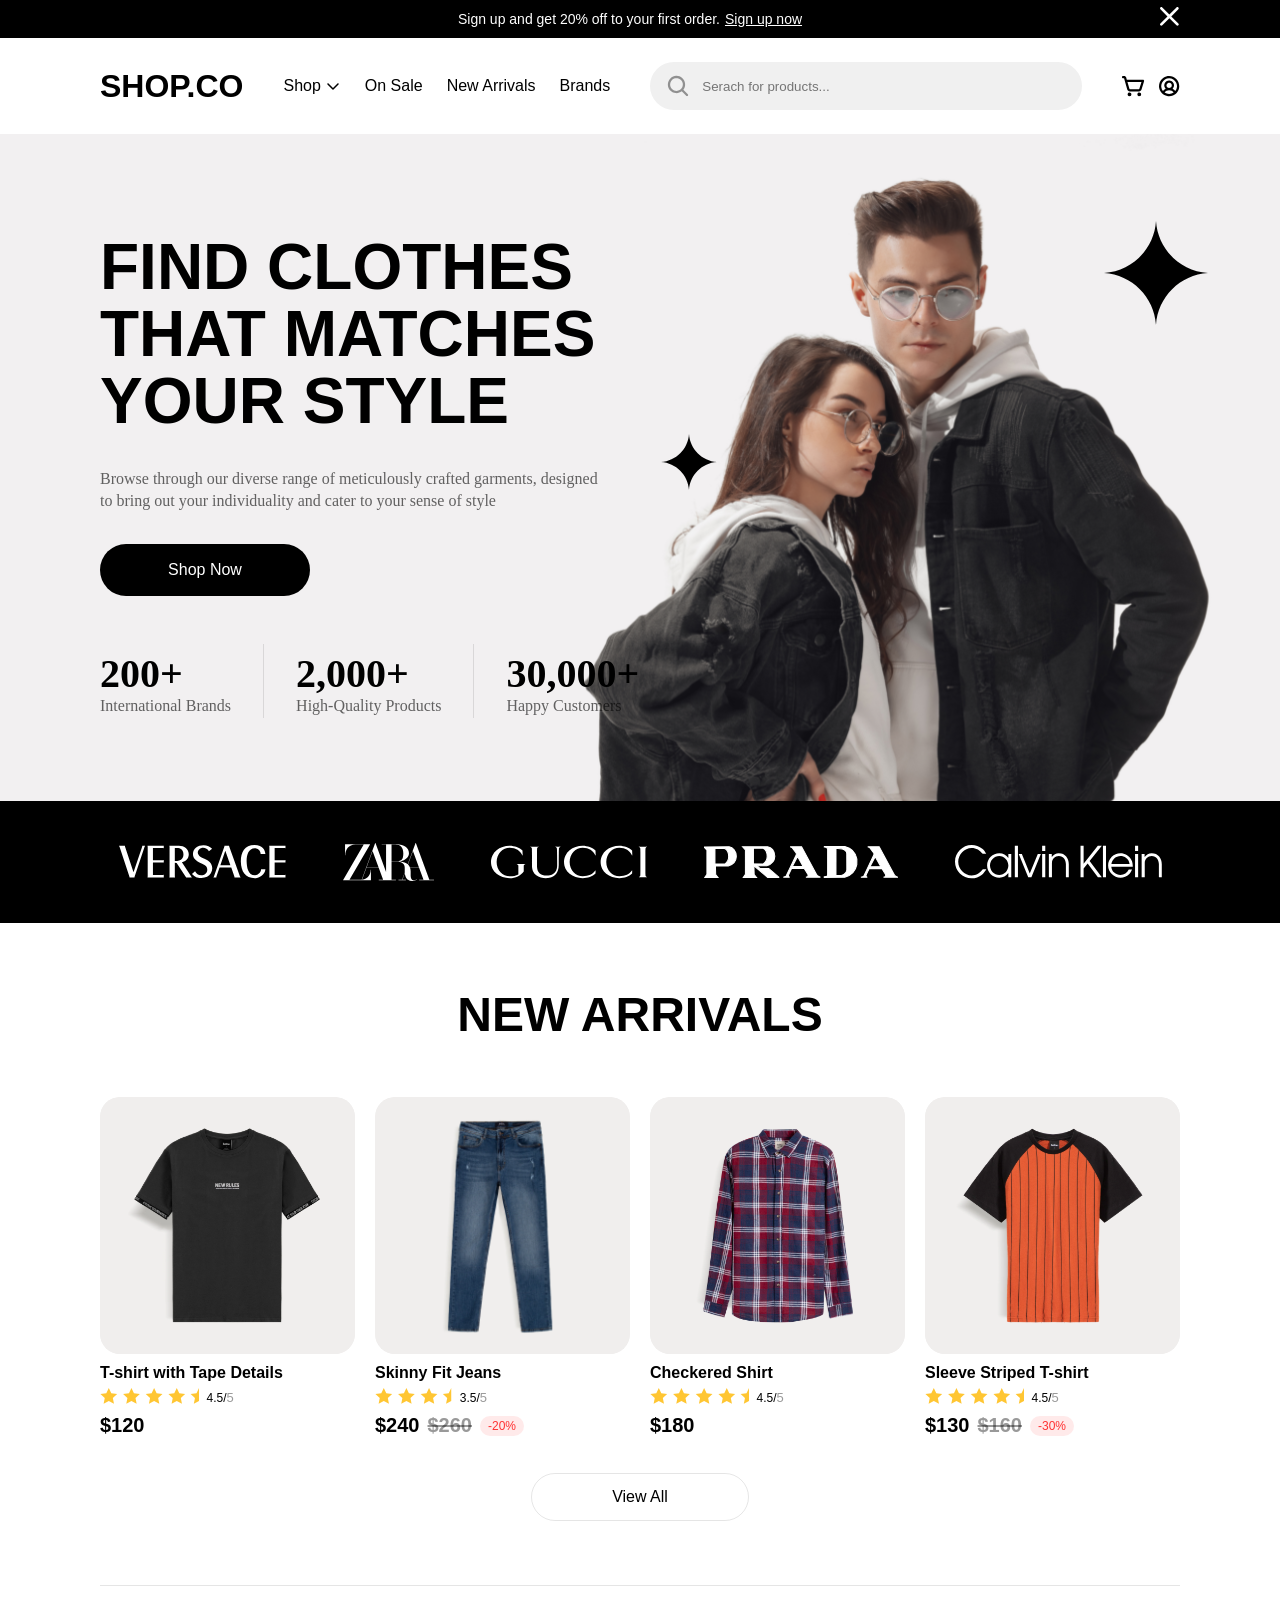
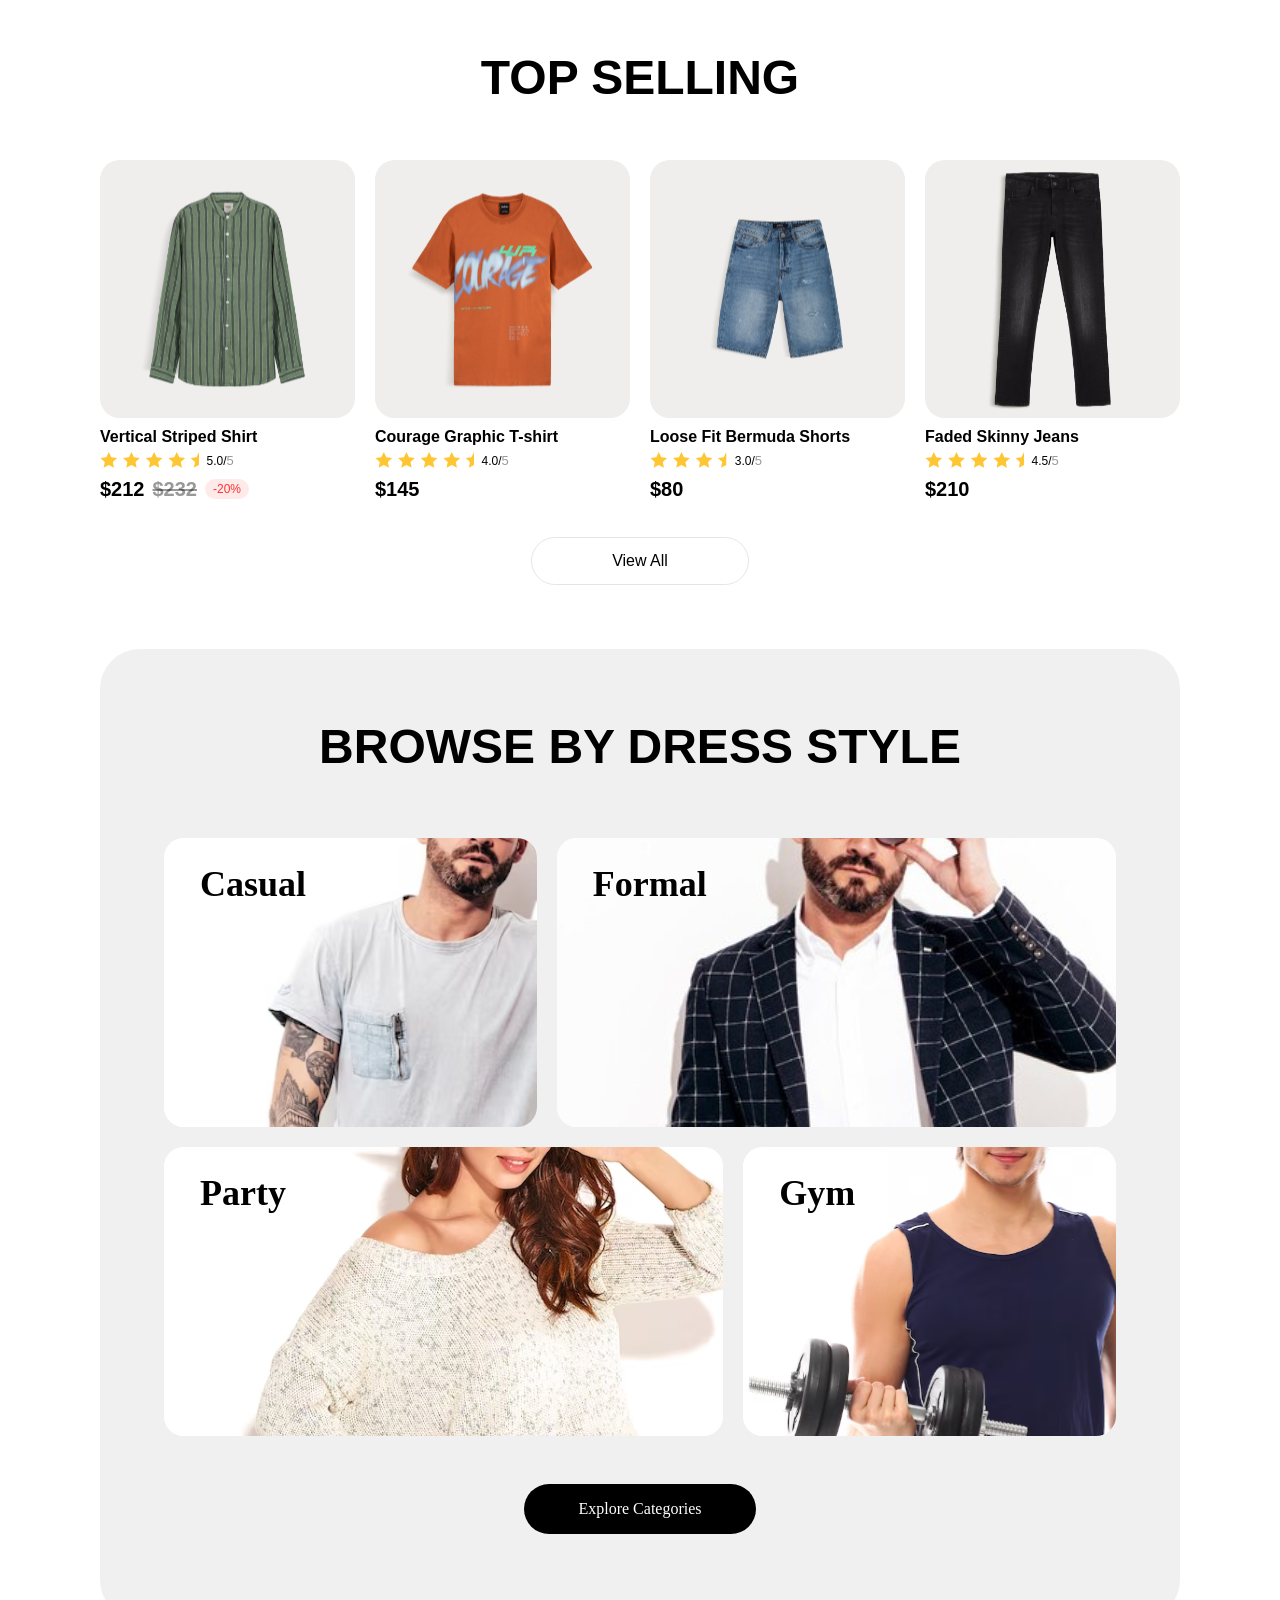
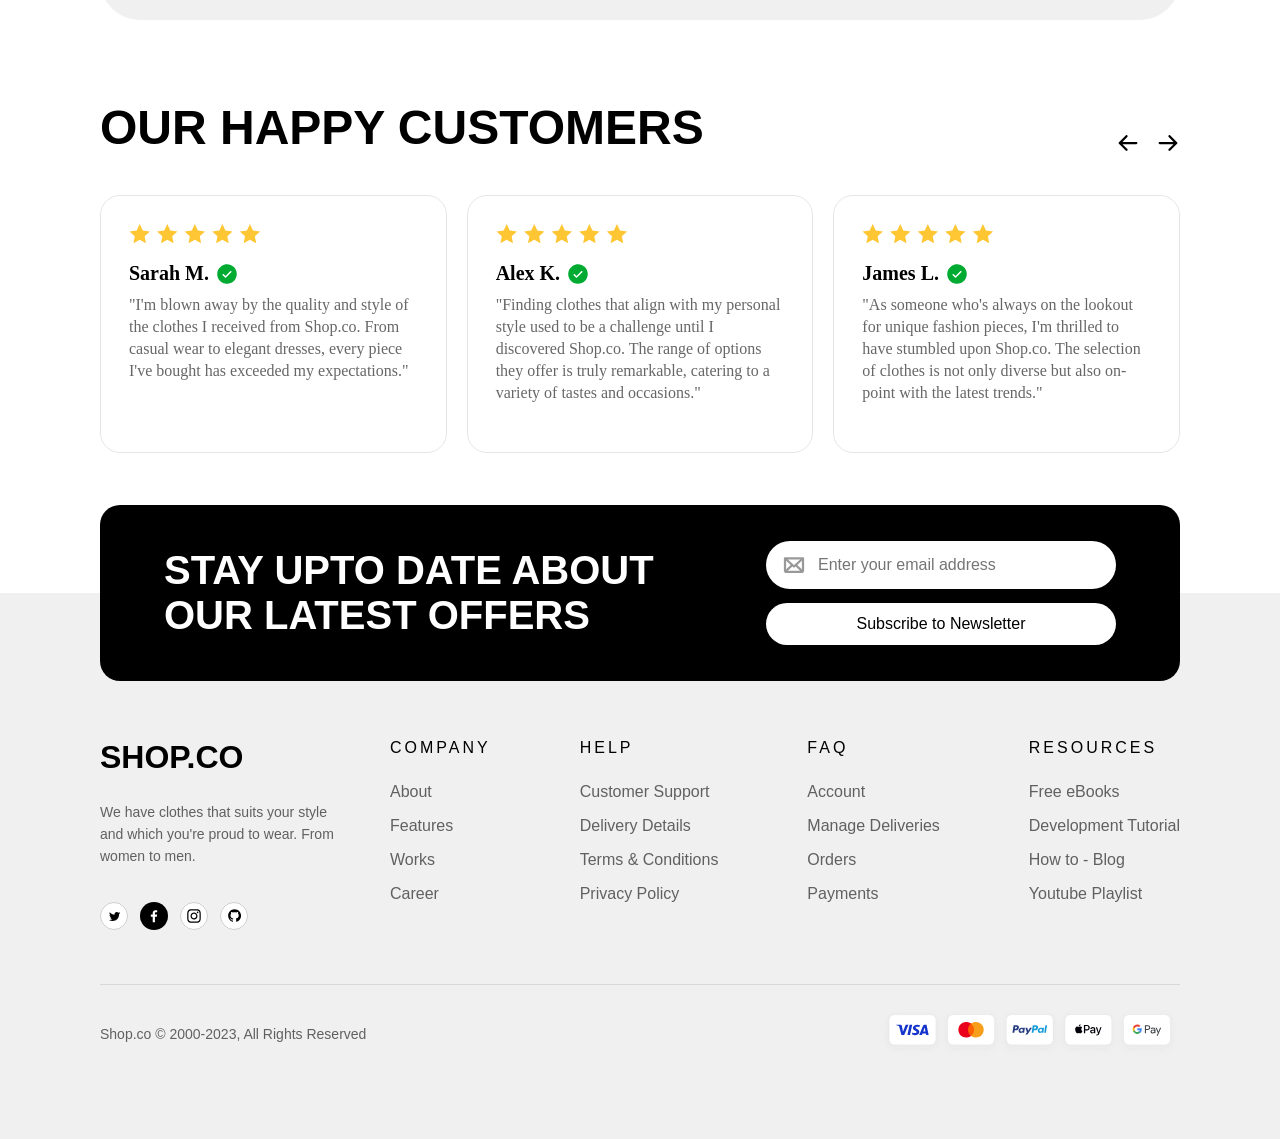
<file: index.html>
<!DOCTYPE html>
<html lang="en">

<head>
    <meta charset="UTF-8">
    <meta name="viewport" content="width=device-width, initial-scale=1.0">
    <title>ShopCo</title>

    <!-- Fonts -->
    <link href="https://fonts.cdnfonts.com/css/satoshi" rel="stylesheet">

    <link href="https://db.onlinewebfonts.com/c/f1fcc5aed1e20fc0cdb9f8a7573625bd?family=Integral+CF+Regular"
        rel="stylesheet">

    <!-- CSS -->
    <link rel="stylesheet" href="style.css">
</head>

<body>

    <!-- Offerbar -->
    <section class="offer-bar">
        <div class="offer-space"></div>

        <div class="offer-text satoshi">
            <p>
                Sign up and get 20% off to your first order.
            </p>
            <a href="#">
                Sign up now
            </a>
        </div>

        <div class="offer-close">
            <img src="Icons/cross.svg" alt="">
        </div>
    </section>

    <!-- Navbar -->
    <nav class="nav-bar">

        <div>
            <img src="Icons/menu.svg" alt="">
        </div>

        <div class="integral-cf">
            <a href="index.html" style="text-decoration:none;color:black;"><p>SHOP.CO</p></a>
        </div>

        <div class="satoshi">
            <ul>
                <li>Shop <img src="Icons/arrow-down.svg" alt=""></li>
                <li>On Sale</li>
                <li>New Arrivals</li>
                <li>Brands</li>
            </ul>
        </div>

        <div class="search-bar">
            <form>
                <img src="Icons/serach.svg" alt="">
                <input type="text" placeholder="Serach for products...">
            </form>
        </div>

        <div>
            <img class="search-mobile" src="Icons/search-mobile.svg" alt="">
            <a href="cart.html">
                <img src="Icons/cart.svg" alt="Cart">
            </a>
            <img src="Icons/profile.svg" alt="">
        </div>
    </nav>

    <!-- Banner -->
    <section class="banner">

        <div>

            <div class="banner-text">
                <h1 class="integral-cf">FIND CLOTHES <br>
                    THAT MATCHES <br>
                    YOUR STYLE
                </h1>
                <p>
                    Browse through our diverse range of meticulously crafted garments, designed <br>
                    to bring out your
                    individuality and cater to your sense of style
                </p>
                <button>
                    Shop Now
                </button>
            </div>

            <div class="banner-counter">
                <ul>
                    <li>
                        <h1>200+</h1>
                        <p>International Brands</p>
                    </li>
                    <li>
                        <img src="Icons/line.svg" alt="">
                    </li>
                    <li>
                        <h1>2,000+</h1>
                        <p>High-Quality Products</p>
                    </li>
                    <li>
                        <img src="Icons/line.svg" alt="">
                    </li>
                    <li>
                        <h1>30,000+</h1>
                        <p>Happy Customers</p>
                    </li>
                </ul>
            </div>

        </div>
        <div class="stars">
            <div>
                <img class="starOne" src="Icons/star-sm.svg" alt="">
            </div>
            <div>
                <img class="starTwo" src="Icons/star-lg.svg" alt="">
            </div>
        </div>
    </section>

    <!-- Brand Ribon -->
    <section class="ribon">
        <img src="Icons/versace-logo.svg" alt="">
        <img src="Icons/zara-logo.svg" alt="">
        <img src="Icons/gucci-logo.svg" alt="">
        <img src="Icons/prada-logo.svg" alt="">
        <img src="Icons/calvin-logo.svg" alt="">
    </section>

    <!-- New Arrivals -->
    <section class="new-arrivals">

        <h2 class="integral-cf">
            NEW ARRIVALS
        </h2>

        <!-- Product Grid -->
        <div class="product-grid">

            <!-- Product 1 -->
            <div class="product-new">
                <div class="product-image">
                    <a href="detail.html">
                        <img src="Icons/t-shirt.svg" alt="T-shirt with Tape Details">
                    </a>
                </div>

                <h6 class="product-name">T-shirt with Tape Details</h6>

                <div class="product-rating">
                    <img src="Icons/star-4-5.svg" alt="">
                    <small>4.5/<span>5</span></small>
                </div>

                <div class="product-price">
                    <span>$120</span>
                </div>
            </div>


            <!-- Product 2 -->
            <div class="product-new">
                <div class="product-image">
                    <a href="detail.html">
                        <img src="Icons/jeans.svg" alt="Skinny Fit Jeans">
                    </a>
                </div>

                <h6 class="product-name">Skinny Fit Jeans</h6>

                <div class="product-rating">
                    <img src="Icons/star-3-5.svg" alt="">
                    <small>3.5/<span>5</span></small>
                </div>

                <div class="product-price">
                    <span>$240</span>
                    <del>$260</del>
                    <small class="discount">-20%</small>
                </div>
            </div>


            <!-- Product 3 -->
            <div class="product-new">
                <div class="product-image">
                    <a href="detail.html">
                        <img src="Icons/shirt.svg" alt="Checkered Shirt">
                    </a>
                </div>

                <h6 class="product-name">Checkered Shirt</h6>

                <div class="product-rating">
                    <img src="Icons/star-4-5.svg" alt="">
                    <small>4.5/<span>5</span></small>
                </div>

                <div class="product-price">
                    <span>$180</span>
                </div>
            </div>


            <!-- Product 4 -->
            <div class="product-new">
                <div class="product-image">
                    <a href="detail.html">
                        <img src="Icons/t-shirt-two.svg" alt="Sleeve Striped T-shirt">
                    </a>
                </div>

                <h6 class="product-name">Sleeve Striped T-shirt</h6>

                <div class="product-rating">
                    <img src="Icons/star-4-5.svg" alt="">
                    <small>4.5/<span>5</span></small>
                </div>

                <div class="product-price">
                    <span>$130</span>
                    <del>$160</del>
                    <small class="discount">-30%</small>
                </div>
            </div>

        </div>

        <div>
            <a href="#" class="view-all-btn">View All</a>
        </div>

        <hr class="section-divider">
    </section>
 
    <!-- Top Selling -->
    <section class="top-selling">

        <h2 class="integral-cf">
            TOP SELLING
        </h2>

        <!-- Product Grid -->
        <div class="product-grid">

            <!-- Product 1 -->
            <div class="product-new">
                <div class="product-image">
                    <a href="detail.html">
                        <img src="Icons/green-shirt.svg" alt="Vertical Striped Shirt">
                    </a>
                </div>

                <h6 class="product-name">Vertical Striped Shirt</h6>

                <div class="product-rating">
                    <img src="Icons/star-4-5.svg" alt="">
                    <small>5.0/<span>5</span></small>
                </div>

                <div class="product-price">
                    <span>$212</span>
                    <del>$232</del>
                    <small class="discount">-20%</small>
                </div>
            </div>


            <!-- Product 2 -->
            <div class="product-new">
                <div class="product-image">
                    <a href="detail.html">
                        <img src="Icons/orange-t-shirt.svg" alt="Courage Graphic T-shirt">
                    </a>
                </div>

                <h6 class="product-name">Courage Graphic T-shirt</h6>

                <div class="product-rating">
                    <img src="Icons/star-4-5.svg" alt="">
                    <small>4.0/<span>5</span></small>
                </div>

                <div class="product-price">
                    <span>$145</span>
                </div>
            </div>


            <!-- Product 3 -->
            <div class="product-new">
                <div class="product-image">
                    <a href="detail.html">
                        <img src="Icons/blue-jeans.svg" alt="Loose Fit Bermuda Shorts">
                    </a>
                </div>

                <h6 class="product-name">Loose Fit Bermuda Shorts</h6>

                <div class="product-rating">
                    <img src="Icons/star-3-5.svg" alt="">
                    <small>3.0/<span>5</span></small>
                </div>

                <div class="product-price">
                    <span>$80</span>
                </div>
            </div>


            <!-- Product 4 -->
            <div class="product-new">
                <div class="product-image">
                    <a href="detail.html">
                        <img src="Icons/black-pant.svg" alt="Faded Skinny Jeans">
                    </a>
                </div>

                <h6 class="product-name">Faded Skinny Jeans</h6>

                <div class="product-rating">
                    <img src="Icons/star-4-5.svg" alt="">
                    <small>4.5/<span>5</span></small>
                </div>

                <div class="product-price">
                    <span>$210</span>
                </div>
            </div>

        </div>

        <div>
            <a href="#" class="view-all-btn">View All</a>
        </div>

    </section>

    <!-- Browse by Dress Style -->
    <section class="dress-style">
        <div class="dress-style-box">
            <h2 class="integral-cf">BROWSE BY DRESS STYLE</h2>

            <div class="style-row">
                <div class="style-card style-casual">
                    <h3>Casual</h3>
                    <img src="Icons/casual.svg" alt="Casual">
                </div>
                <div class="style-card style-formal">
                    <h3>Formal</h3>
                    <img src="Icons/party.svg" alt="Formal">
                </div>
            </div>

            <div class="style-row">
                <div class="style-card style-party">
                    <h3>Party</h3>
                    <img src="Icons/formal.svg" alt="Party">
                </div>
                <div class="style-card style-gym">
                    <h3>Gym</h3>
                    <img src="Icons/gym.svg" alt="Gym">
                </div>
            </div>

            <div class="dress-style-btn">
                <a href="category.html" class="explore-btn">Explore Categories</a>
            </div>

        </div>
    </section>

    <!-- Happy Customers -->
    <section class="happy-customers">
        <div class="customers-header">
            <h2 class="integral-cf">OUR HAPPY CUSTOMERS</h2>

            <div class="customers-arrows">
                <button type="button" class="arrow-btn">
                    <img src="Icons/arrow-rightt.svg" alt="Previous">
                </button>
                <button type="button" class="arrow-btn">
                    <img src="Icons/arrow-left.svg" alt="Next">
                </button>
            </div>
        </div>

        <div class="customers-grid">
            <!-- Review 1 -->
            <div class="review-card">
                <div class="review-stars">
                    <img src="Icons/star-5.svg" alt="5 stars">
                </div>
                <div class="reviewer-name">
                    <h4>Sarah M.</h4>
                    <img src="Icons/verified.svg" alt="Verified">
                </div>
                <p class="review-text">
                    "I'm blown away by the quality and style of the clothes I received from Shop.co. From casual wear to elegant dresses, every piece I've bought has exceeded my expectations."
                </p>
            </div>

            <!-- Review 2 -->
            <div class="review-card customer-card-desktop">
                <div class="review-stars">
                    <img src="Icons/star-5.svg" alt="5 stars">
                </div>
                <div class="reviewer-name">
                    <h4>Alex K.</h4>
                    <img src="Icons/verified.svg" alt="Verified">
                </div>
                <p class="review-text">
                    "Finding clothes that align with my personal style used to be a challenge until I discovered Shop.co. The range of options they offer is truly remarkable, catering to a variety of tastes and occasions."
                </p>
            </div>

            <!-- Review 3 -->
            <div class="review-card customer-card-desktop">
                <div class="review-stars">
                    <img src="Icons/star-5.svg" alt="5 stars">
                </div>
                <div class="reviewer-name">
                    <h4>James L.</h4>
                    <img src="Icons/verified.svg" alt="Verified">
                </div>
                <p class="review-text">
                    "As someone who's always on the lookout for unique fashion pieces, I'm thrilled to have stumbled upon Shop.co. The selection of clothes is not only diverse but also on-point with the latest trends."
                </p>
            </div>
        </div>
    </section>

    <!-- Footer -->
    <footer class="footer">

        <!-- Newsletter -->
        <div class="newsletter">
            <h2 class="integral-cf">STAY UPTO DATE ABOUT OUR LATEST OFFERS</h2>

            <form>
                <div>
                    <img src="Icons/email.svg" alt="">
                    <input type="email" placeholder="Enter your email address">
                </div>
                <button type="submit">Subscribe to Newsletter</button>
            </form>
        </div>

        <!-- Footer Main -->
        <div class="footer-main">

            <div class="footer-brand">
                <h2 class="integral-cf">SHOP.CO</h2>
                <p>We have clothes that suits your style and which you're proud to wear. From women to men.</p>
                <img src="Icons/social.svg" alt="Social Media">
            </div>

            <div class="footer-links">
                <div>
                    <h4>COMPANY</h4>
                    <ul>
                        <li><a href="#">About</a></li>
                        <li><a href="#">Features</a></li>
                        <li><a href="#">Works</a></li>
                        <li><a href="#">Career</a></li>
                    </ul>
                </div>

                <div>
                    <h4>HELP</h4>
                    <ul>
                        <li><a href="#">Customer Support</a></li>
                        <li><a href="#">Delivery Details</a></li>
                        <li><a href="#">Terms & Conditions</a></li>
                        <li><a href="#">Privacy Policy</a></li>
                    </ul>
                </div>

                <div>
                    <h4>FAQ</h4>
                    <ul>
                        <li><a href="#">Account</a></li>
                        <li><a href="#">Manage Deliveries</a></li>
                        <li><a href="#">Orders</a></li>
                        <li><a href="#">Payments</a></li>
                    </ul>
                </div>

                <div>
                    <h4>RESOURCES</h4>
                    <ul>
                        <li><a href="#">Free eBooks</a></li>
                        <li><a href="#">Development Tutorial</a></li>
                        <li><a href="#">How to - Blog</a></li>
                        <li><a href="#">Youtube Playlist</a></li>
                    </ul>
                </div>
            </div>

        </div>

        <hr>

        <!-- Footer Bottom -->
        <div class="footer-bottom">
            <p>Shop.co © 2000-2023, All Rights Reserved</p>
            <img src="Icons/payment-gateway.svg" alt="Payment Methods">
        </div>

    </footer>

</body>

</html>
</file>
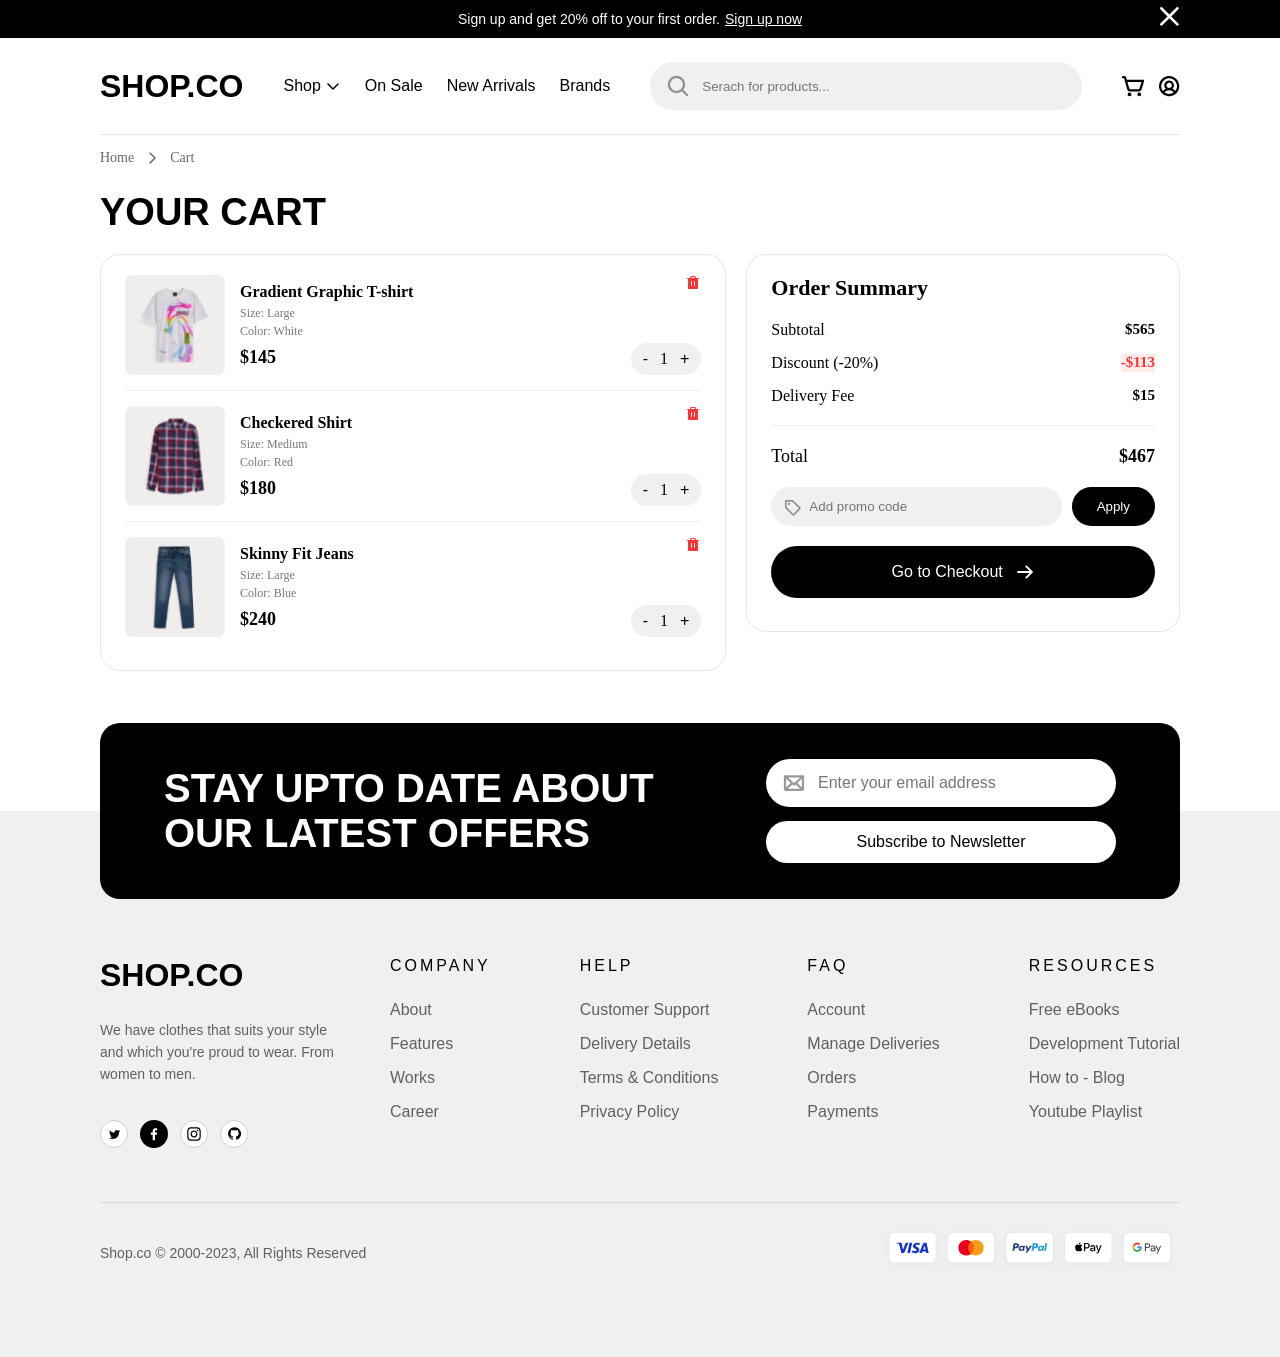
<file: cart.html>
<!DOCTYPE html>
<html lang="en">

<head>
    <meta charset="UTF-8">
    <meta name="viewport" content="width=device-width, initial-scale=1.0">
    <title>ShopCo</title>

    <!-- Fonts -->
    <link href="https://fonts.cdnfonts.com/css/satoshi" rel="stylesheet">

    <link href="https://db.onlinewebfonts.com/c/f1fcc5aed1e20fc0cdb9f8a7573625bd?family=Integral+CF+Regular"
        rel="stylesheet">

    <!-- CSS -->
    <link rel="stylesheet" href="style.css">
</head>

<body>
    <!-- Offerbar -->
    <section class="offer-bar">
        <div class="offer-space"></div>

        <div class="offer-text satoshi">
            <p>
                Sign up and get 20% off to your first order.
            </p>
            <a href="#">
                Sign up now
            </a>
        </div>

        <div class="offer-close">
            <img src="Icons/cross.svg" alt="">
        </div>
    </section>

    <!-- Navbar -->
    <nav class="nav-bar">

        <div>
            <img src="Icons/menu.svg" alt="">
        </div>

        <div class="integral-cf">
            <a href="index.html" style="text-decoration:none;color:black;"><p>SHOP.CO</p></a>
        </div>

        <div class="satoshi">
            <ul>
                <li>Shop <img src="Icons/arrow-down.svg" alt=""></li>
                <li>On Sale</li>
                <li>New Arrivals</li>
                <li>Brands</li>
            </ul>
        </div>

        <div class="search-bar">
            <form>
                <img src="Icons/serach.svg" alt="">
                <input type="text" placeholder="Serach for products...">
            </form>
        </div>

        <div>
            <img class="search-mobile" src="Icons/search-mobile.svg" alt="">
            <a href="cart.html">
                <img src="Icons/cart.svg" alt="Cart">
            </a>
            <img src="Icons/profile.svg" alt="">
        </div>
    </nav>


    <!-- Cart Section -->
    <section class="cart">

        <p class="breadcrumb">
            <a href="#">Home</a>
            <img src="Icons/arrow-right.svg" alt="">
            <span>Cart</span>
        </p>

        <h1 class="integral-cf">YOUR CART</h1>

        <div class="cart-content">

            <!-- Cart Items -->
            <div class="cart-items">

                <!-- Product 1 -->
                <div class="cart-item">

                    <img class="product-img" src="Icons/multi-color-t-shirt.svg" alt="T-shirt">

                    <div class="item-info">
                        <h4>Gradient Graphic T-shirt</h4>
                        <p>Size: <span>Large</span></p>
                        <p>Color: <span>White</span></p>
                        <h3>$145</h3>
                    </div>

                    <div class="item-action">
                        <img class="delete" src="Icons/delete.svg" alt="Delete">

                        <div class="quantity">
                            <button>-</button>
                            <span>1</span>
                            <button>+</button>
                        </div>
                    </div>

                </div>


                <!-- Product 2 -->
                <div class="cart-item">

                    <img class="product-img" src="Icons/shirt.svg" alt="Shirt">

                    <div class="item-info">
                        <h4>Checkered Shirt</h4>
                        <p>Size: <span>Medium</span></p>
                        <p>Color: <span>Red</span></p>
                        <h3>$180</h3>
                    </div>

                    <div class="item-action">
                        <img class="delete" src="Icons/delete.svg" alt="Delete">

                        <div class="quantity">
                            <button>-</button>
                            <span>1</span>
                            <button>+</button>
                        </div>
                    </div>

                </div>


                <!-- Product 3 -->
                <div class="cart-item">

                    <img class="product-img" src="Icons/jeans.svg" alt="Jeans">

                    <div class="item-info">
                        <h4>Skinny Fit Jeans</h4>
                        <p>Size: <span>Large</span></p>
                        <p>Color: <span>Blue</span></p>
                        <h3>$240</h3>
                    </div>

                    <div class="item-action">
                        <img class="delete" src="Icons/delete.svg" alt="Delete">

                        <div class="quantity">
                            <button>-</button>
                            <span>1</span>
                            <button>+</button>
                        </div>
                    </div>

                </div>

            </div>


            <!-- Order Summary -->
            <div class="order-summary">

                <h3>Order Summary</h3>

                <div class="summary-row">
                    <p>Subtotal</p>
                    <strong>$565</strong>
                </div>

                <div class="summary-row">
                    <p>Discount (-20%)</p>
                    <strong class="discount">-$113</strong>
                </div>

                <div class="summary-row">
                    <p>Delivery Fee</p>
                    <strong>$15</strong>
                </div>

                <hr>

                <div class="summary-row total">
                    <p>Total</p>
                    <strong>$467</strong>
                </div>

                <div class="promo">

                    <div>
                        <img src="Icons/price-tag.svg" alt=""> 
                        <input type="text" placeholder="Add promo code">
                    </div>

                    <button>Apply</button>

                </div>

                <button class="checkout">
                    Go to Checkout <span><img src="Icons/arrow-left.svg" alt=""></span>
                </button>

            </div>

        </div>

    </section>


    <!-- Footer -->
    <footer class="footer">

        <!-- Newsletter -->
        <div class="newsletter">
            <h2 class="integral-cf">STAY UPTO DATE ABOUT OUR LATEST OFFERS</h2>

            <form>
                <div>
                    <img src="Icons/email.svg" alt="">
                    <input type="email" placeholder="Enter your email address">
                </div>
                <button type="submit">Subscribe to Newsletter</button>
            </form>
        </div>

        <!-- Footer Main -->
        <div class="footer-main">

            <div class="footer-brand">
                <h2 class="integral-cf">SHOP.CO</h2>
                <p>We have clothes that suits your style and which you're proud to wear. From women to men.</p>
                <img src="Icons/social.svg" alt="Social Media">
            </div>

            <div class="footer-links">
                <div>
                    <h4>COMPANY</h4>
                    <ul>
                        <li><a href="#">About</a></li>
                        <li><a href="#">Features</a></li>
                        <li><a href="#">Works</a></li>
                        <li><a href="#">Career</a></li>
                    </ul>
                </div>

                <div>
                    <h4>HELP</h4>
                    <ul>
                        <li><a href="#">Customer Support</a></li>
                        <li><a href="#">Delivery Details</a></li>
                        <li><a href="#">Terms & Conditions</a></li>
                        <li><a href="#">Privacy Policy</a></li>
                    </ul>
                </div>

                <div>
                    <h4>FAQ</h4>
                    <ul>
                        <li><a href="#">Account</a></li>
                        <li><a href="#">Manage Deliveries</a></li>
                        <li><a href="#">Orders</a></li>
                        <li><a href="#">Payments</a></li>
                    </ul>
                </div>

                <div>
                    <h4>RESOURCES</h4>
                    <ul>
                        <li><a href="#">Free eBooks</a></li>
                        <li><a href="#">Development Tutorial</a></li>
                        <li><a href="#">How to - Blog</a></li>
                        <li><a href="#">Youtube Playlist</a></li>
                    </ul>
                </div>
            </div>

        </div>

        <hr>

        <!-- Footer Bottom -->
        <div class="footer-bottom">
            <p>Shop.co © 2000-2023, All Rights Reserved</p>
            <img src="Icons/payment-gateway.svg" alt="Payment Methods">
        </div>

    </footer>

</body>

</html>
</file>
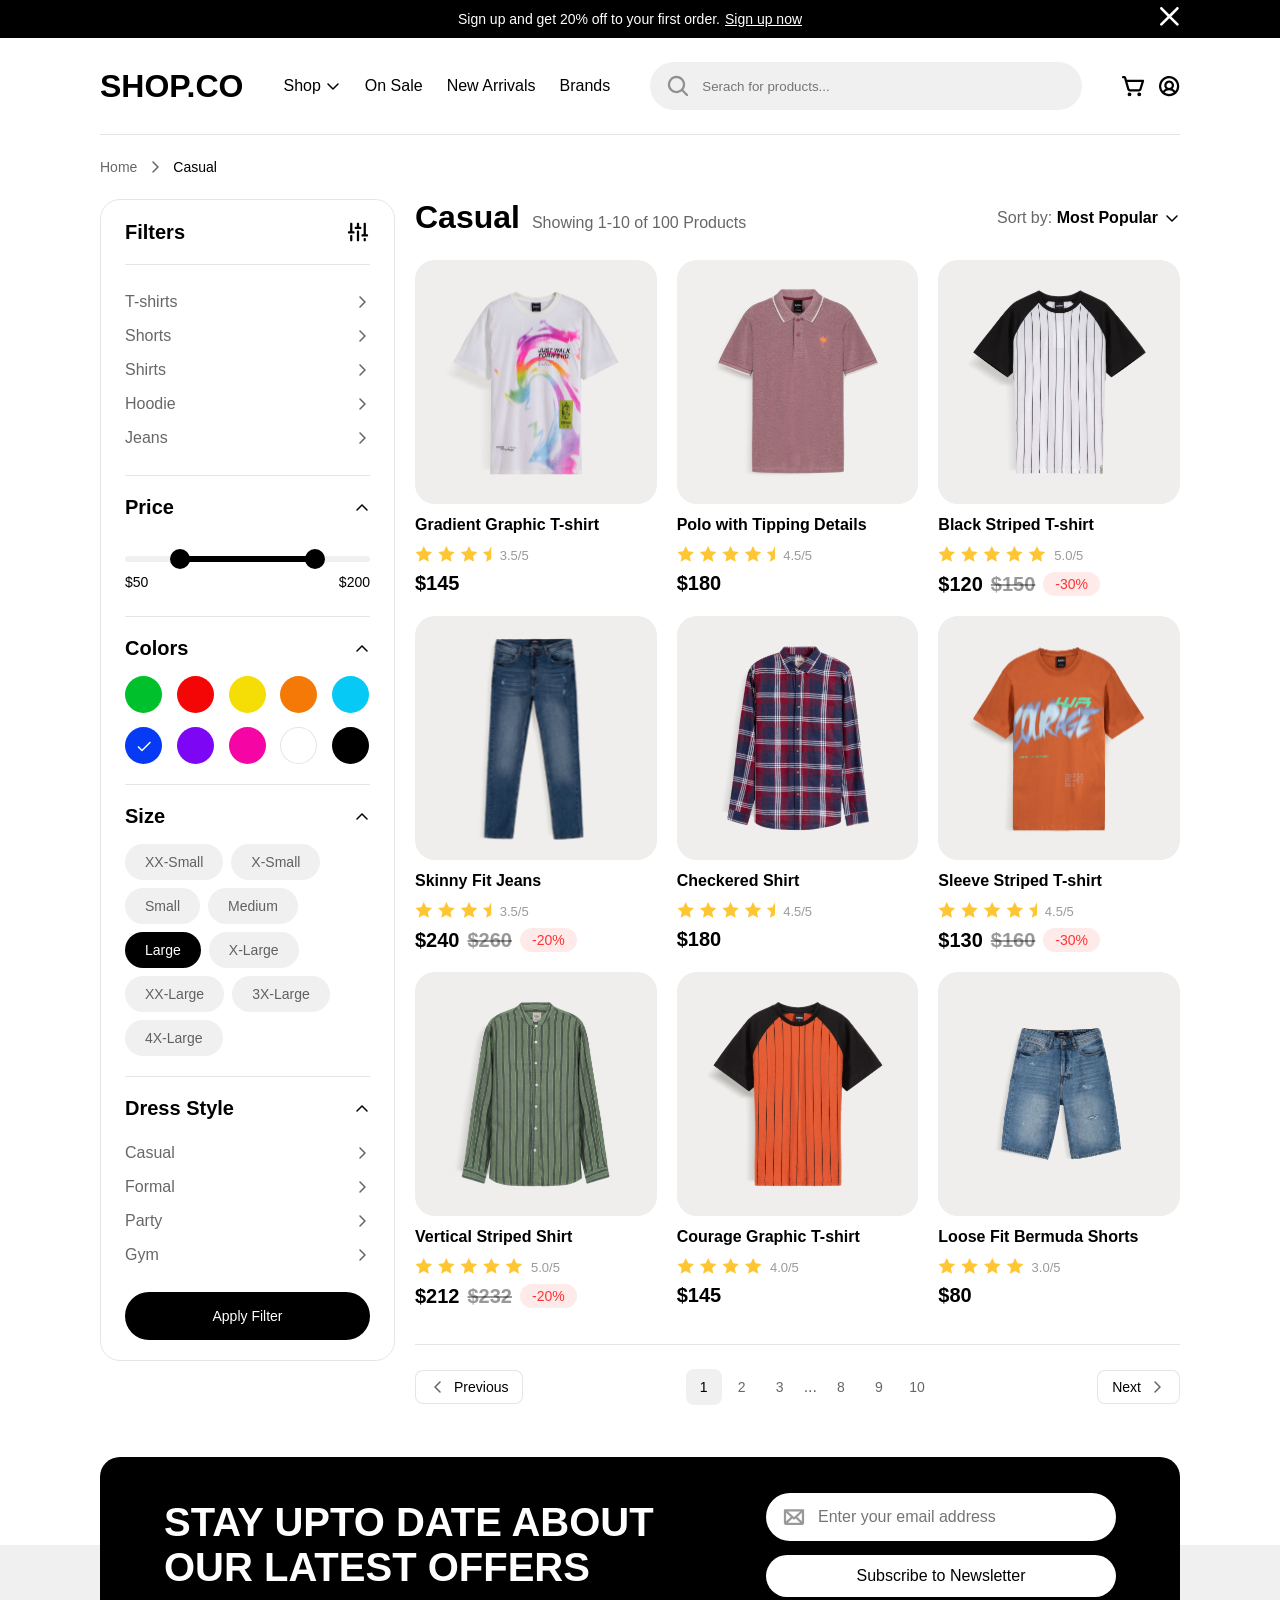
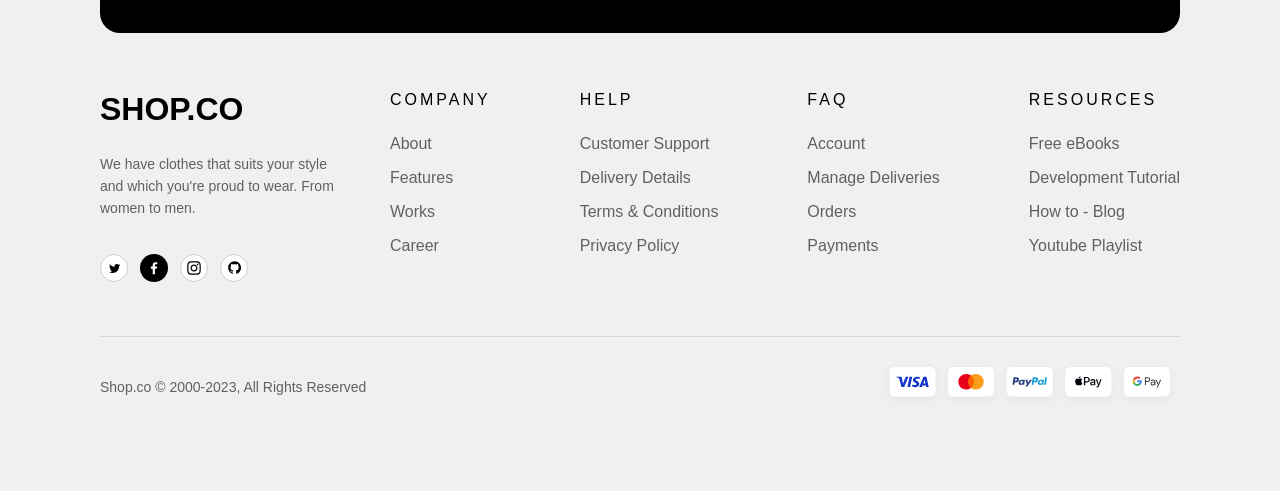
<file: category.html>
<!DOCTYPE html>
<html lang="en">

<head>
    <meta charset="UTF-8">
    <meta name="viewport" content="width=device-width, initial-scale=1.0">
    <title>ShopCo</title>

    <!-- Fonts -->
    <link href="https://fonts.cdnfonts.com/css/satoshi" rel="stylesheet">

    <link href="https://db.onlinewebfonts.com/c/f1fcc5aed1e20fc0cdb9f8a7573625bd?family=Integral+CF+Regular"
        rel="stylesheet">

    <!-- CSS -->
    <link rel="stylesheet" href="style.css">
</head>

<body>
    <!-- Offerbar -->
    <section class="offer-bar">
        <div class="offer-space"></div>

        <div class="offer-text satoshi">
            <p>
                Sign up and get 20% off to your first order.
            </p>
            <a href="#">
                Sign up now
            </a>
        </div>

        <div class="offer-close">
            <img src="Icons/cross.svg" alt="">
        </div>
    </section>

    <!-- Navbar -->
    <nav class="nav-bar">

        <div>
            <img src="Icons/menu.svg" alt="">
        </div>

        <div class="integral-cf">
            <a href="index.html" style="text-decoration:none;color:black;"><p>SHOP.CO</p></a>
        </div>

        <div class="satoshi">
            <ul>
                <li>Shop <img src="Icons/arrow-down.svg" alt=""></li>
                <li>On Sale</li>
                <li>New Arrivals</li>
                <li>Brands</li>
            </ul>
        </div>

        <div class="search-bar">
            <form>
                <img src="Icons/serach.svg" alt="">
                <input type="text" placeholder="Serach for products...">
            </form>
        </div>

        <div>
            <img class="search-mobile" src="Icons/search-mobile.svg" alt="">
            <a href="cart.html">
                <img src="Icons/cart.svg" alt="Cart">
            </a>
            <img src="Icons/profile.svg" alt="">
        </div>
    </nav>

    <!-- Category Page -->
    <section class="category-page">

        <!-- Breadcrumb -->
        <div class="breadcrumb">
            <a href="#">Home</a>
            <img src="Icons/arrow-right.svg" alt="">
            <span>Casual</span>
        </div>

        <!-- Category Layout -->
        <div class="category-layout">

            <!-- Mobile Filter Backdrop -->
            <div class="filter-backdrop"></div>

            <!-- Sidebar Filters -->
            <div class="filters-sidebar">
                <div class="filters-header">
                    <h3>Filters</h3>
                    <img class="desktop-filter-icon" src="Icons/filter.svg" alt="Filter">
                    <button type="button" class="close-filter-btn" aria-label="Close Filter">
                        <img src="Icons/close-btn.svg" alt="Close">
                    </button>
                </div>

                <hr>

                <!-- Categories -->
                <ul class="filter-list">
                    <li><span>T-shirts</span> <img src="Icons/arrow-right.svg" alt=""></li>
                    <li><span>Shorts</span> <img src="Icons/arrow-right.svg" alt=""></li>
                    <li><span>Shirts</span> <img src="Icons/arrow-right.svg" alt=""></li>
                    <li><span>Hoodie</span> <img src="Icons/arrow-right.svg" alt=""></li>
                    <li><span>Jeans</span> <img src="Icons/arrow-right.svg" alt=""></li>
                </ul>

                <hr>

                <!-- Price Filter -->
                <div class="filter-box">
                    <div class="filter-head">
                        <h4>Price</h4>
                        <img src="Icons/arrow-down.svg" class="arrow-up" alt="">
                    </div>
                    <div class="price-slider">
                        <div class="range-slider">
                            <div class="slider-track"></div>
                            <input type="range" class="min-range" min="0" max="250" value="50">
                            <input type="range" class="max-range" min="0" max="250" value="200">
                        </div>
                        <div class="price-range">
                            <span>$50</span>
                            <span>$200</span>
                        </div>
                    </div>
                </div>

                <hr>

                <!-- Colors Filter -->
                <div class="filter-box">
                    <div class="filter-head">
                        <h4>Colors</h4>
                        <img src="Icons/arrow-down.svg" class="arrow-up" alt="">
                    </div>
                    <div class="color-palette">
                        <button type="button" class="color-option color-green"></button>
                        <button type="button" class="color-option color-red"></button>
                        <button type="button" class="color-option color-yellow"></button>
                        <button type="button" class="color-option color-orange"></button>
                        <button type="button" class="color-option color-cyan"></button>
                        <button type="button" class="color-option color-blue active">
                            <img src="Icons/check.svg" alt="">
                        </button>
                        <button type="button" class="color-option color-purple"></button>
                        <button type="button" class="color-option color-pink"></button>
                        <button type="button" class="color-option color-white"></button>
                        <button type="button" class="color-option color-black"></button>
                    </div>
                </div>

                <hr>

                <!-- Size Filter -->
                <div class="filter-box">
                    <div class="filter-head">
                        <h4>Size</h4>
                        <img src="Icons/arrow-down.svg" class="arrow-up" alt="">
                    </div>
                    <div class="size-group">
                        <button type="button" class="size-pill">XX-Small</button>
                        <button type="button" class="size-pill">X-Small</button>
                        <button type="button" class="size-pill">Small</button>
                        <button type="button" class="size-pill">Medium</button>
                        <button type="button" class="size-pill active">Large</button>
                        <button type="button" class="size-pill">X-Large</button>
                        <button type="button" class="size-pill">XX-Large</button>
                        <button type="button" class="size-pill">3X-Large</button>
                        <button type="button" class="size-pill">4X-Large</button>
                    </div>
                </div>

                <hr>

                <!-- Dress Style Filter -->
                <div class="filter-box">
                    <div class="filter-head">
                        <h4>Dress Style</h4>
                        <img src="Icons/arrow-down.svg" class="arrow-up" alt="">
                    </div>
                    <ul class="filter-list">
                        <li><span>Casual</span> <img src="Icons/arrow-right.svg" alt=""></li>
                        <li><span>Formal</span> <img src="Icons/arrow-right.svg" alt=""></li>
                        <li><span>Party</span> <img src="Icons/arrow-right.svg" alt=""></li>
                        <li><span>Gym</span> <img src="Icons/arrow-right.svg" alt=""></li>
                    </ul>
                </div>

                <button type="button" class="apply-filter-btn">Apply Filter</button>
            </div>

            <!-- Products Content -->
            <div class="category-content">

                <!-- Header Bar -->
                <div class="category-top">
                    <div class="category-title-wrap">
                        <h2>Casual</h2>
                        <span class="showing-count">Showing 1-10 of 100 Products</span>
                    </div>

                    <div class="category-sort">
                        <span>Sort by: <strong>Most Popular</strong></span>
                        <img src="Icons/arrow-down.svg" alt="">
                    </div>

                    <button type="button" class="mobile-filter-btn">
                        <img src="Icons/filter.svg" alt="Filter">
                    </button>
                </div>

                <!-- Products Grid -->
                <div class="category-grid">

                    <!-- Product 1 -->
                    <div class="product-card">
                        <div class="product-image">
                            <a href="detail.html">
                                <img class="product-thumb" src="Icons/multi-color-t-shirt.svg" alt="Gradient Graphic T-shirt">
                            </a>
                        </div>
                        <h3 class="product-title">Gradient Graphic T-shirt</h3>
                        <div class="product-rating">
                            <img src="Icons/star-3-5.svg" alt="3.5 stars"> <span>3.5/5</span>
                        </div>
                        <div class="product-price">
                            $145
                        </div>
                    </div>

                    <!-- Product 2 -->
                    <div class="product-card">
                        <div class="product-image">
                            <a href="detail.html">
                                <img class="product-thumb" src="Icons/pinkish-polo.svg" alt="Polo with Tipping Details">
                            </a>
                        </div>
                        <h3 class="product-title">Polo with Tipping Details</h3>
                        <div class="product-rating">
                            <img src="Icons/star-4-5.svg" alt="4.5 stars"> <span>4.5/5</span>
                        </div>
                        <div class="product-price">
                            $180
                        </div>
                    </div>

                    <!-- Product 3 -->
                    <div class="product-card">
                        <div class="product-image">
                            <a href="detail.html">
                                <img class="product-thumb" src="Icons/bw-strip.svg" alt="Black Striped T-shirt">
                            </a>
                        </div>
                        <h3 class="product-title">Black Striped T-shirt</h3>
                        <div class="product-rating">
                            <img src="Icons/star-5.svg" alt="5 stars"> <span>5.0/5</span>
                        </div>
                        <div class="product-price">
                            $120 <del>$150</del> <span class="discount-badge">-30%</span>
                        </div>
                    </div>

                    <!-- Product 4 -->
                    <div class="product-card">
                        <div class="product-image">
                            <a href="detail.html">
                                <img class="product-thumb" src="Icons/jeans.svg" alt="Skinny Fit Jeans">
                            </a>
                        </div>
                        <h3 class="product-title">Skinny Fit Jeans</h3>
                        <div class="product-rating">
                            <img src="Icons/star-3-5.svg" alt="3.5 stars"> <span>3.5/5</span>
                        </div>
                        <div class="product-price">
                            $240 <del>$260</del> <span class="discount-badge">-20%</span>
                        </div>
                    </div>

                    <!-- Product 5 -->
                    <div class="product-card">
                        <div class="product-image">
                            <a href="detail.html">
                                <img class="product-thumb" src="Icons/shirt.svg" alt="Checkered Shirt">
                            </a>
                        </div>
                        <h3 class="product-title">Checkered Shirt</h3>
                        <div class="product-rating">
                            <img src="Icons/star-4-5.svg" alt="4.5 stars"> <span>4.5/5</span>
                        </div>
                        <div class="product-price">
                            $180
                        </div>
                    </div>

                    <!-- Product 6 -->
                    <div class="product-card">
                        <div class="product-image">
                            <a href="detail.html">
                                <img class="product-thumb" src="Icons/orange-t-shirt.svg" alt="Sleeve Striped T-shirt">
                            </a>
                        </div>
                        <h3 class="product-title">Sleeve Striped T-shirt</h3>
                        <div class="product-rating">
                            <img src="Icons/star-4-5.svg" alt="4.5 stars"> <span>4.5/5</span>
                        </div>
                        <div class="product-price">
                            $130 <del>$160</del> <span class="discount-badge">-30%</span>
                        </div>
                    </div>

                    <!-- Product 7 -->
                    <div class="product-card">
                        <div class="product-image">
                            <a href="detail.html">
                                <img class="product-thumb" src="Icons/green-shirt.svg" alt="Vertical Striped Shirt">
                            </a>
                        </div>
                        <h3 class="product-title">Vertical Striped Shirt</h3>
                        <div class="product-rating">
                            <img src="Icons/star-5.svg" alt="5 stars"> <span>5.0/5</span>
                        </div>
                        <div class="product-price">
                            $212 <del>$232</del> <span class="discount-badge">-20%</span>
                        </div>
                    </div>

                    <!-- Product 8 -->
                    <div class="product-card">
                        <div class="product-image">
                            <a href="detail.html">
                                <img class="product-thumb" src="Icons/t-shirt-two.svg" alt="Courage Graphic T-shirt">
                            </a>
                        </div>
                        <h3 class="product-title">Courage Graphic T-shirt</h3>
                        <div class="product-rating">
                            <img src="Icons/star-4.svg" alt="4 stars"> <span>4.0/5</span>
                        </div>
                        <div class="product-price">
                            $145
                        </div>
                    </div>

                    <!-- Product 9 -->
                    <div class="product-card">
                        <div class="product-image">
                            <a href="detail.html">
                                <img class="product-thumb" src="Icons/blue-jeans.svg" alt="Loose Fit Bermuda Shorts">
                            </a>
                        </div>
                        <h3 class="product-title">Loose Fit Bermuda Shorts</h3>
                        <div class="product-rating">
                            <img src="Icons/star-4.svg" alt="3 stars"> <span>3.0/5</span>
                        </div>
                        <div class="product-price">
                            $80
                        </div>
                    </div>
                </div>

                <hr class="category-divider">

                <!-- Pagination -->
                <div class="pagination">
                    <button type="button" class="pagination-btn">
                        <img src="Icons/arrow-right.svg" class="arrow-prev" alt="">
                        <span>Previous</span>
                    </button>

                    <div class="pagination-pages">
                        <button type="button" class="page-num active">1</button>
                        <button type="button" class="page-num">2</button>
                        <button type="button" class="page-num page-desktop">3</button>
                        <span class="page-dots">...</span>
                        <button type="button" class="page-num page-desktop">8</button>
                        <button type="button" class="page-num">9</button>
                        <button type="button" class="page-num">10</button>
                    </div>

                    <button type="button" class="pagination-btn">
                        <span>Next</span>
                        <img src="Icons/arrow-right.svg" alt="">
                    </button>
                </div>

            </div>
        </div>
    </section>

    <!-- Footer -->
    <footer class="footer">

        <!-- Newsletter -->
        <div class="newsletter">
            <h2 class="integral-cf">STAY UPTO DATE ABOUT OUR LATEST OFFERS</h2>

            <form>
                <div>
                    <img src="Icons/email.svg" alt="">
                    <input type="email" placeholder="Enter your email address">
                </div>
                <button type="submit">Subscribe to Newsletter</button>
            </form>
        </div>

        <!-- Footer Main -->
        <div class="footer-main">

            <div class="footer-brand">
                <h2 class="integral-cf">SHOP.CO</h2>
                <p>We have clothes that suits your style and which you're proud to wear. From women to men.</p>
                <img src="Icons/social.svg" alt="Social Media">
            </div>

            <div class="footer-links">
                <div>
                    <h4>COMPANY</h4>
                    <ul>
                        <li><a href="#">About</a></li>
                        <li><a href="#">Features</a></li>
                        <li><a href="#">Works</a></li>
                        <li><a href="#">Career</a></li>
                    </ul>
                </div>

                <div>
                    <h4>HELP</h4>
                    <ul>
                        <li><a href="#">Customer Support</a></li>
                        <li><a href="#">Delivery Details</a></li>
                        <li><a href="#">Terms & Conditions</a></li>
                        <li><a href="#">Privacy Policy</a></li>
                    </ul>
                </div>

                <div>
                    <h4>FAQ</h4>
                    <ul>
                        <li><a href="#">Account</a></li>
                        <li><a href="#">Manage Deliveries</a></li>
                        <li><a href="#">Orders</a></li>
                        <li><a href="#">Payments</a></li>
                    </ul>
                </div>

                <div>
                    <h4>RESOURCES</h4>
                    <ul>
                        <li><a href="#">Free eBooks</a></li>
                        <li><a href="#">Development Tutorial</a></li>
                        <li><a href="#">How to - Blog</a></li>
                        <li><a href="#">Youtube Playlist</a></li>
                    </ul>
                </div>
            </div>

        </div>

        <hr>

        <!-- Footer Bottom -->
        <div class="footer-bottom">
            <p>Shop.co © 2000-2023, All Rights Reserved</p>
            <img src="Icons/payment-gateway.svg" alt="Payment Methods">
        </div>

    </footer>

    <script>
        const filterBtn = document.querySelector('.mobile-filter-btn');
        const closeFilterBtn = document.querySelector('.close-filter-btn');
        const filterBackdrop = document.querySelector('.filter-backdrop');
        const filtersSidebar = document.querySelector('.filters-sidebar');
        const applyFilterBtn = document.querySelector('.apply-filter-btn');

        function openFilter() {
            filtersSidebar.classList.add('active');
            filterBackdrop.classList.add('active');
            document.body.style.overflow = 'hidden';
        }

        function closeFilter() {
            filtersSidebar.classList.remove('active');
            filterBackdrop.classList.remove('active');
            document.body.style.overflow = '';
        }

        if (filterBtn) filterBtn.addEventListener('click', openFilter);
        if (closeFilterBtn) closeFilterBtn.addEventListener('click', closeFilter);
        if (filterBackdrop) filterBackdrop.addEventListener('click', closeFilter);
        if (applyFilterBtn) applyFilterBtn.addEventListener('click', closeFilter);
    </script>

</body>

</html>
</file>
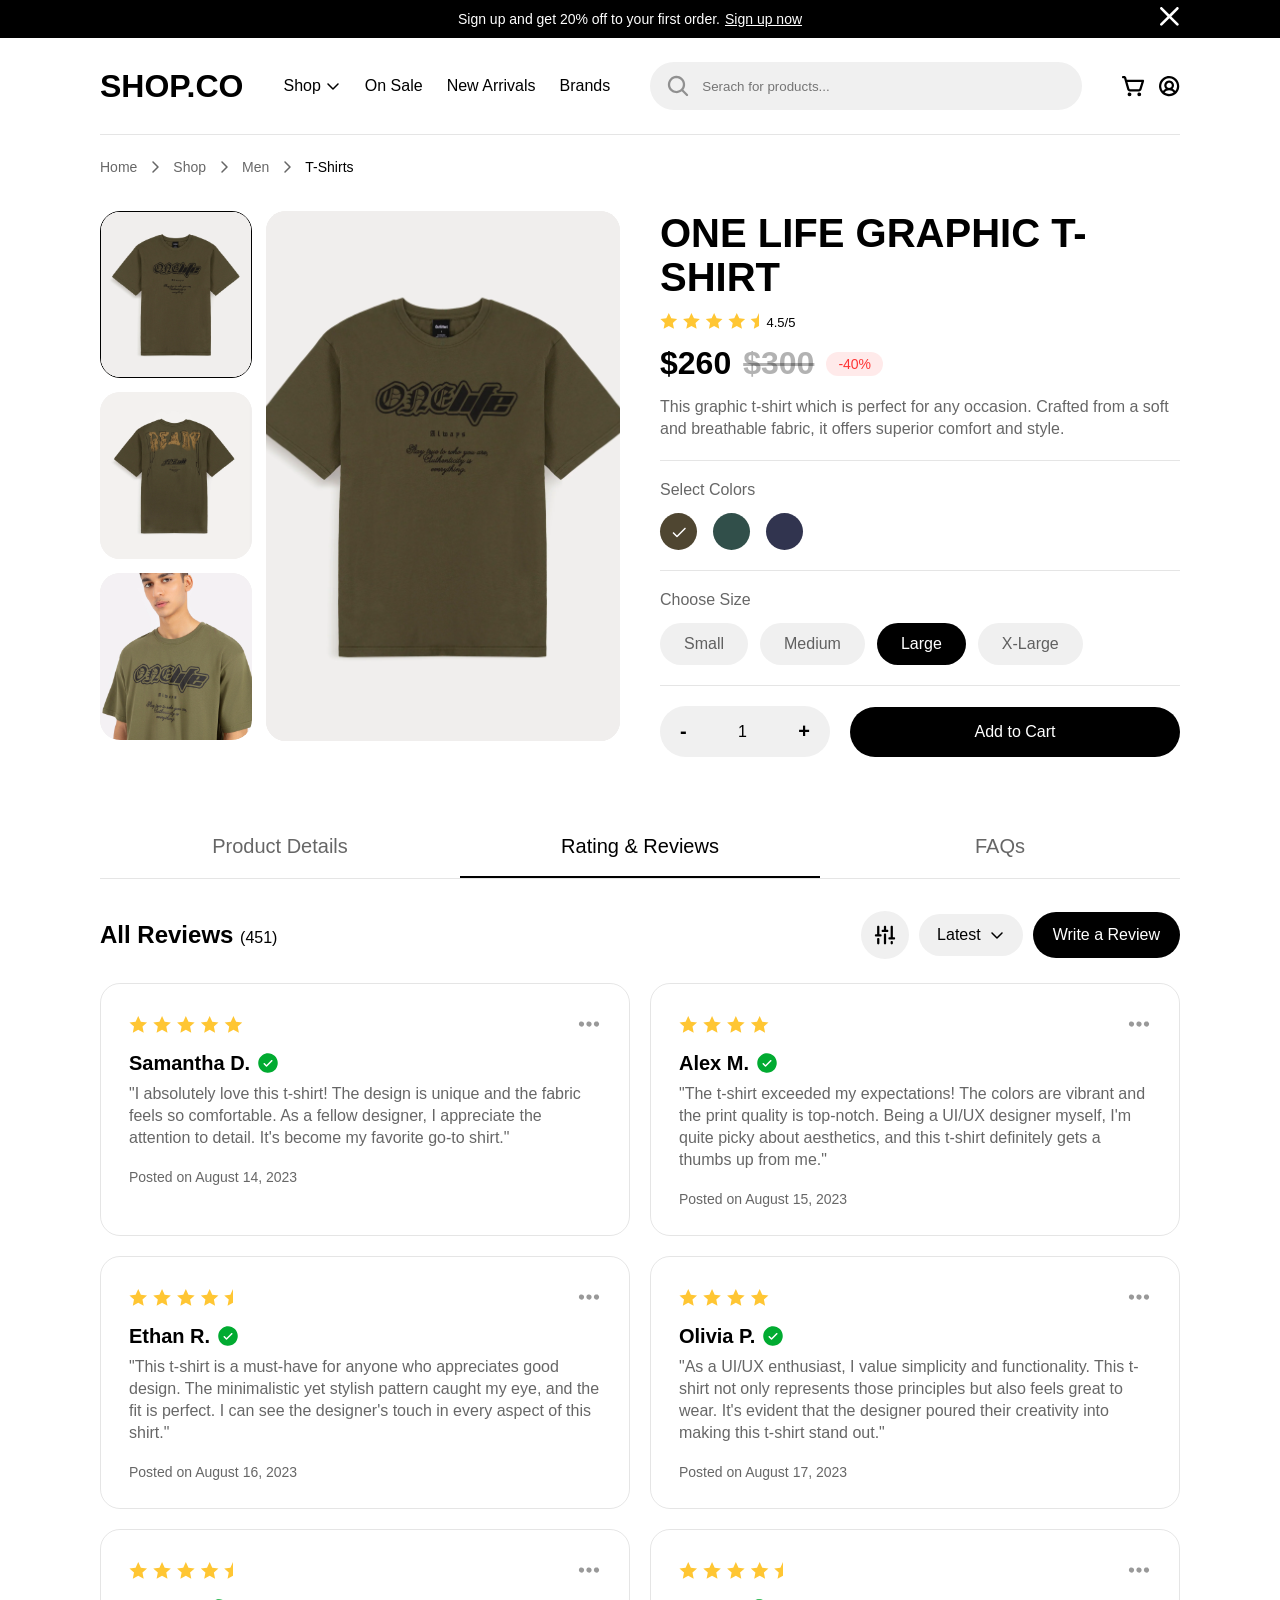
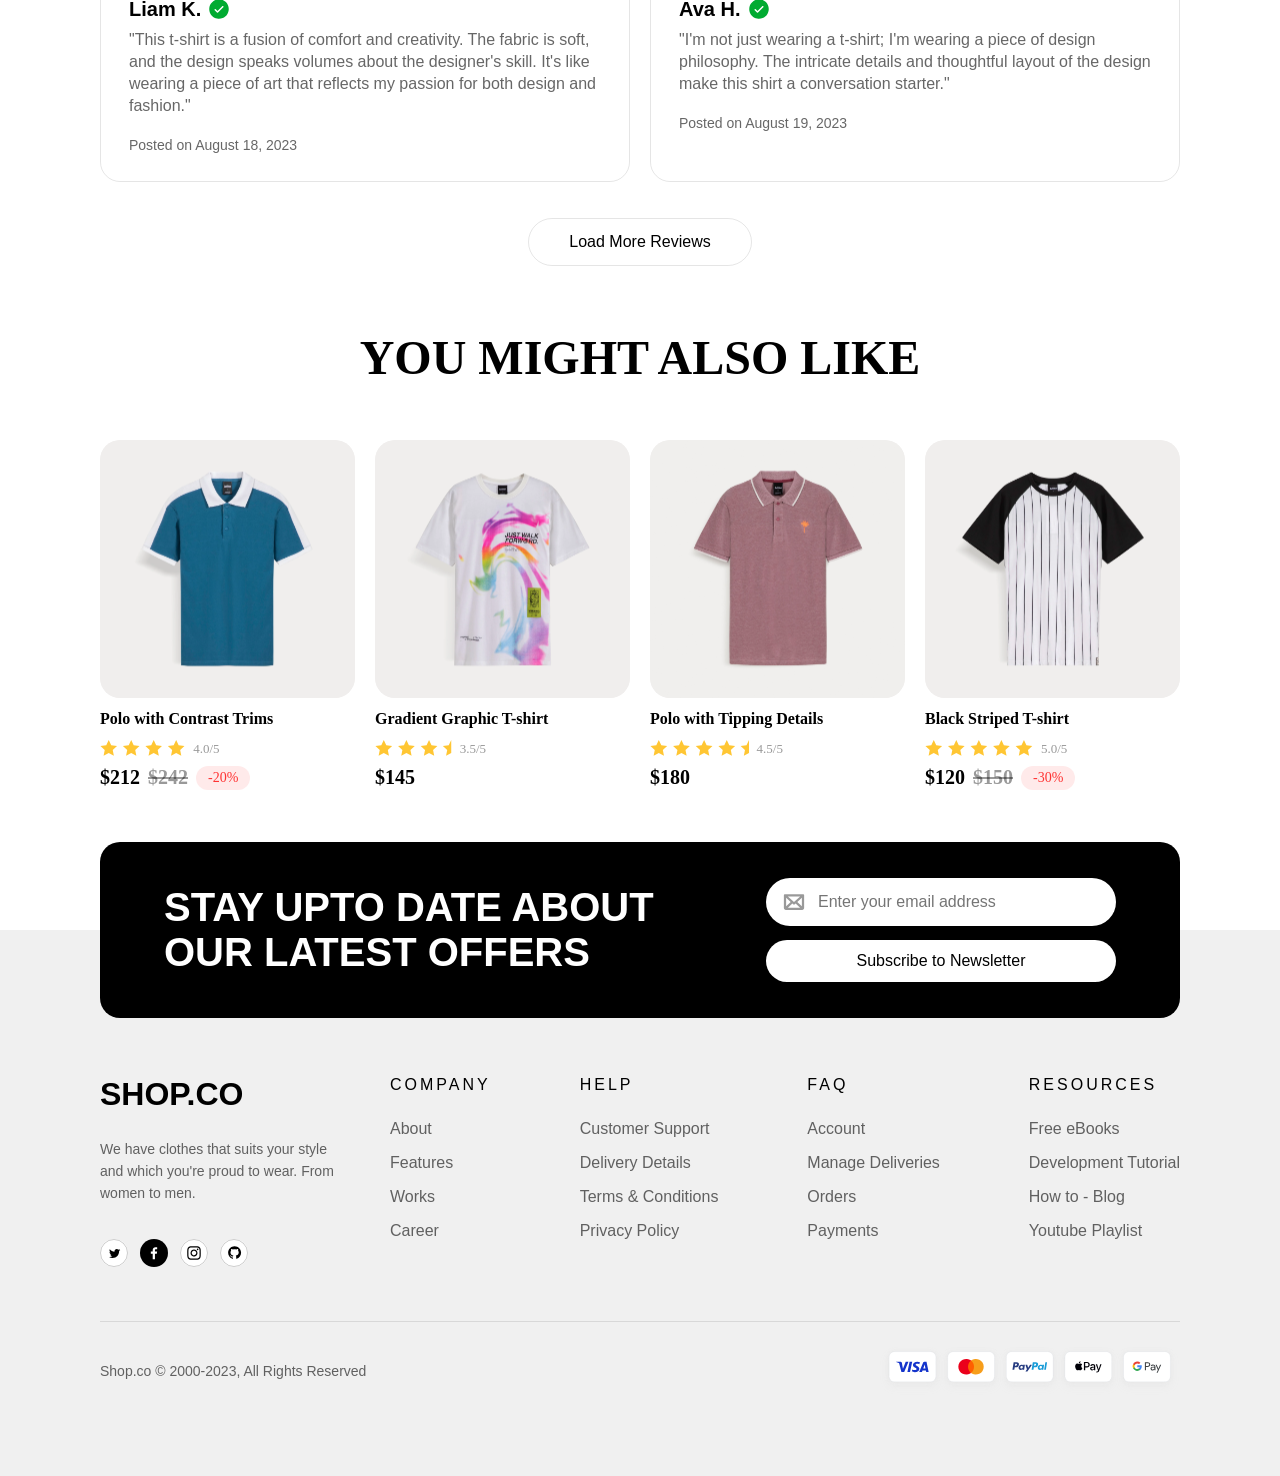
<file: detail.html>
<!DOCTYPE html>
<html lang="en">

<head>
    <meta charset="UTF-8">
    <meta name="viewport" content="width=device-width, initial-scale=1.0">
    <title>ShopCo</title>

    <!-- Fonts -->
    <link href="https://fonts.cdnfonts.com/css/satoshi" rel="stylesheet">

    <link href="https://db.onlinewebfonts.com/c/f1fcc5aed1e20fc0cdb9f8a7573625bd?family=Integral+CF+Regular"
        rel="stylesheet">

    <!-- CSS -->
    <link rel="stylesheet" href="style.css">
</head>

<body class="detail-body">
    <!-- Offerbar -->
    <section class="offer-bar">
        <div class="offer-space"></div>

        <div class="offer-text satoshi">
            <p>
                Sign up and get 20% off to your first order.
            </p>
            <a href="#">
                Sign up now
            </a>
        </div>

        <div class="offer-close">
            <img src="Icons/cross.svg" alt="">
        </div>
    </section>

    <!-- Navbar -->
    <nav class="nav-bar">

        <div>
            <img src="Icons/menu.svg" alt="">
        </div>

        <div class="integral-cf">
            <a href="index.html" style="text-decoration:none;color:black;"><p>SHOP.CO</p></a>
        </div>

        <div class="satoshi">
            <ul>
                <li>Shop <img src="Icons/arrow-down.svg" alt=""></li>
                <li>On Sale</li>
                <li>New Arrivals</li>
                <li>Brands</li>
            </ul>
        </div>

        <div class="search-bar">
            <form>
                <img src="Icons/serach.svg" alt="">
                <input type="text" placeholder="Serach for products...">
            </form>
        </div>

        <div>
            <img class="search-mobile" src="Icons/search-mobile.svg" alt="">
            <a href="cart.html">
                <img src="Icons/cart.svg" alt="Cart">
            </a>
            <img src="Icons/profile.svg" alt="">
        </div>
    </nav>

    <!-- Detail view -->
    <section class="detail-view">
        <div class="breadcrumb">
            <a href="#">Home</a>
            <img src="Icons/arrow-right.svg" alt="Bread Crum">
            <span>Shop</span>
            <img src="Icons/arrow-right.svg" alt="Bread Crum">
            <span>Men</span>
            <img src="Icons/arrow-right.svg" alt="Bread Crum">
            <span>T-Shirts</span>
        </div>

        <!-- Product Main Container -->
        <div class="product-detail">
            <!-- Gallery -->
            <div class="product-gallery">
                <div class="gallery-thumbs">
                    <img class="thumb active" src="Icons/olive-t-shirt.svg" alt="Thumb 1">
                    <img class="thumb" src="Icons/olive-black.svg" alt="Thumb 2">
                    <img class="thumb" src="Icons/olive-face.svg" alt="Thumb 3">
                </div>
                <div class="gallery-main">
                    <img src="Icons/olive-t-shirt.svg" alt="One Life Graphic T-shirt">
                </div>
            </div>

            <!-- Info -->
            <div class="product-info">
                <h1 class="integral-cf">ONE LIFE GRAPHIC T-SHIRT</h1>

                <div class="product-rating">
                    <img src="Icons/star-4-5.svg" alt="4.5 stars">
                    <span>4.5/<span>5</span></span>
                </div>

                <div class="product-price">
                    <span class="price-current">$260</span>
                    <del>$300</del>
                    <span class="discount-badge discount">-40%</span>
                </div>

                <p class="product-desc">
                    This graphic t-shirt which is perfect for any occasion. Crafted from a soft and breathable fabric, it offers superior comfort and style.
                </p>

                <hr>

                <!-- Color Selection -->
                <div class="product-colors">
                    <p>Select Colors</p>
                    <div class="color-list">
                        <button type="button" class="color-btn color-olive active">
                            <img src="Icons/check.svg" alt="selected">
                        </button>
                        <button type="button" class="color-btn color-green"></button>
                        <button type="button" class="color-btn color-blue"></button>
                    </div>
                </div>

                <hr>

                <!-- Size Selection -->
                <div class="product-sizes">
                    <p>Choose Size</p>
                    <div class="size-list">
                        <button type="button" class="size-btn">Small</button>
                        <button type="button" class="size-btn">Medium</button>
                        <button type="button" class="size-btn active">Large</button>
                        <button type="button" class="size-btn">X-Large</button>
                    </div>
                </div>

                <hr>

                <!-- Actions: Quantity & Add to Cart -->
                <div class="product-actions">
                    <div class="quantity-selector">
                        <button type="button">-</button>
                        <span>1</span>
                        <button type="button">+</button>
                    </div>
                    <a href="cart.html" class="add-to-cart-btn">Add to Cart</a>
                </div>
            </div>
        </div>

        <!-- Detail Tabs -->
        <div class="detail-tabs">
            <button type="button" class="tab-item">Product Details</button>
            <button type="button" class="tab-item active">Rating & Reviews</button>
            <button type="button" class="tab-item">FAQs</button>
        </div>

        <!-- Reviews Section -->
        <div class="reviews-section">
            <div class="reviews-header">
                <h3>All Reviews <span>(451)</span></h3>
                <div class="reviews-controls">
                    <button type="button" class="filter-btn">
                        <img src="Icons/filter.svg" alt="Filter">
                    </button>
                    <div class="sort-dropdown">
                        <span>Latest</span>
                        <img src="Icons/arrow-down.svg" alt="Dropdown">
                    </div>
                    <button type="button" class="write-review-btn">Write a Review</button>
                </div>
            </div>

            <!-- Review Cards Grid -->
            <div class="reviews-grid">
                <!-- Review 1 -->
                <div class="review-card">
                    <div class="review-card-top">
                        <img src="Icons/star-5.svg" alt="5 stars">
                        <button type="button" class="dots-btn">
                            <img src="Icons/dots.svg" alt="...">
                        </button>
                    </div>
                    <div class="reviewer-name">
                        <h4>Samantha D.</h4>
                        <img src="Icons/verified.svg" alt="Verified">
                    </div>
                    <p class="review-text">
                        "I absolutely love this t-shirt! The design is unique and the fabric feels so comfortable. As a fellow designer, I appreciate the attention to detail. It's become my favorite go-to shirt."
                    </p>
                    <p class="review-date">Posted on August 14, 2023</p>
                </div>

                <!-- Review 2 -->
                <div class="review-card">
                    <div class="review-card-top">
                        <img src="Icons/star-4.svg" alt="4 stars">
                        <button type="button" class="dots-btn">
                            <img src="Icons/dots.svg" alt="...">
                        </button>
                    </div>
                    <div class="reviewer-name">
                        <h4>Alex M.</h4>
                        <img src="Icons/verified.svg" alt="Verified">
                    </div>
                    <p class="review-text">
                        "The t-shirt exceeded my expectations! The colors are vibrant and the print quality is top-notch. Being a UI/UX designer myself, I'm quite picky about aesthetics, and this t-shirt definitely gets a thumbs up from me."
                    </p>
                    <p class="review-date">Posted on August 15, 2023</p>
                </div>

                <!-- Review 3 -->
                <div class="review-card">
                    <div class="review-card-top">
                        <img src="Icons/star-4-5.svg" alt="4.5 stars">
                        <button type="button" class="dots-btn">
                            <img src="Icons/dots.svg" alt="...">
                        </button>
                    </div>
                    <div class="reviewer-name">
                        <h4>Ethan R.</h4>
                        <img src="Icons/verified.svg" alt="Verified">
                    </div>
                    <p class="review-text">
                        "This t-shirt is a must-have for anyone who appreciates good design. The minimalistic yet stylish pattern caught my eye, and the fit is perfect. I can see the designer's touch in every aspect of this shirt."
                    </p>
                    <p class="review-date">Posted on August 16, 2023</p>
                </div>

                <!-- Review 4 -->
                <div class="review-card">
                    <div class="review-card-top">
                        <img src="Icons/star-4.svg" alt="4 stars">
                        <button type="button" class="dots-btn">
                            <img src="Icons/dots.svg" alt="...">
                        </button>
                    </div>
                    <div class="reviewer-name">
                        <h4>Olivia P.</h4>
                        <img src="Icons/verified.svg" alt="Verified">
                    </div>
                    <p class="review-text">
                        "As a UI/UX enthusiast, I value simplicity and functionality. This t-shirt not only represents those principles but also feels great to wear. It's evident that the designer poured their creativity into making this t-shirt stand out."
                    </p>
                    <p class="review-date">Posted on August 17, 2023</p>
                </div>

                <!-- Review 5 -->
                <div class="review-card">
                    <div class="review-card-top">
                        <img src="Icons/star-4-5.svg" alt="4.5 stars">
                        <button type="button" class="dots-btn">
                            <img src="Icons/dots.svg" alt="...">
                        </button>
                    </div>
                    <div class="reviewer-name">
                        <h4>Liam K.</h4>
                        <img src="Icons/verified.svg" alt="Verified">
                    </div>
                    <p class="review-text">
                        "This t-shirt is a fusion of comfort and creativity. The fabric is soft, and the design speaks volumes about the designer's skill. It's like wearing a piece of art that reflects my passion for both design and fashion."
                    </p>
                    <p class="review-date">Posted on August 18, 2023</p>
                </div>

                <!-- Review 6 -->
                <div class="review-card">
                    <div class="review-card-top">
                        <img src="Icons/star-4-5.svg" alt="4.5 stars">
                        <button type="button" class="dots-btn">
                            <img src="Icons/dots.svg" alt="...">
                        </button>
                    </div>
                    <div class="reviewer-name">
                        <h4>Ava H.</h4>
                        <img src="Icons/verified.svg" alt="Verified">
                    </div>
                    <p class="review-text">
                        "I'm not just wearing a t-shirt; I'm wearing a piece of design philosophy. The intricate details and thoughtful layout of the design make this shirt a conversation starter."
                    </p>
                    <p class="review-date">Posted on August 19, 2023</p>
                </div>
            </div>

            <!-- Load More Reviews Button -->
            <div class="load-more-reviews">
                <button type="button">Load More Reviews</button>
            </div>
        </div>
    </section>

    <!-- also like  -->
    <section class="related-products">
        <h2 class="section-title">YOU MIGHT ALSO LIKE</h2>

        <div class="product-grid">
            <!-- Card 1 -->
            <div class="product-card">
                <div class="product-image">
                    <a href="detail.html">
                        <img class="product-thumb" src="Icons/blue-polo.svg" alt="Polo with Contrast Trims">
                    </a>
                </div>
                <h3 class="product-title">Polo with Contrast Trims</h3>
                <div class="product-rating">
                    <img src="Icons/star-4.svg" alt="4 stars"> <span>4.0/5</span>
                </div>
                <div class="product-price">
                    $212 <del>$242</del> <span class="discount-badge discount">-20%</span>
                </div>
            </div>

            <!-- Card 2 -->
            <div class="product-card">
                <div class="product-image">
                    <a href="detail.html">
                        <img class="product-thumb" src="Icons/multi-color-t-shirt.svg" alt="Gradient Graphic T-shirt">
                    </a>
                </div>
                <h3 class="product-title">Gradient Graphic T-shirt</h3>
                <div class="product-rating">
                    <img src="Icons/star-3-5.svg" alt="3.5 stars"> <span>3.5/5</span>
                </div>
                <div class="product-price">$145</div>
            </div>

            <!-- Card 3 -->
            <div class="product-card">
                <div class="product-image">
                    <a href="detail.html">
                        <img class="product-thumb" src="Icons/pinkish-polo.svg" alt="Polo with Tipping Details">
                    </a>
                </div>
                <h3 class="product-title">Polo with Tipping Details</h3>
                <div class="product-rating">
                    <img src="Icons/star-4-5.svg" alt="4.5 stars"> <span>4.5/5</span>
                </div>
                <div class="product-price">$180</div>
            </div>

            <!-- Card 4 -->
            <div class="product-card">
                <div class="product-image">
                    <a href="detail.html">
                        <img class="product-thumb" src="Icons/bw-strip.svg" alt="Black Striped T-shirt">
                    </a>
                </div>
                <h3 class="product-title">Black Striped T-shirt</h3>
                <div class="product-rating">
                    <img src="Icons/star-5.svg" alt="5 stars"> <span>5.0/5</span>
                </div>
                <div class="product-price">
                    $120 <del>$150</del> <span class="discount-badge discount">-30%</span>
                </div>
            </div>
        </div>
    </section>

    <!-- Footer -->
    <footer class="footer">

        <!-- Newsletter -->
        <div class="newsletter">
            <h2 class="integral-cf">STAY UPTO DATE ABOUT OUR LATEST OFFERS</h2>

            <form>
                <div>
                    <img src="Icons/email.svg" alt="">
                    <input type="email" placeholder="Enter your email address">
                </div>
                <button type="submit">Subscribe to Newsletter</button>
            </form>
        </div>

        <!-- Footer Main -->
        <div class="footer-main">

            <div class="footer-brand">
                <h2 class="integral-cf">SHOP.CO</h2>
                <p>We have clothes that suits your style and which you're proud to wear. From women to men.</p>
                <img src="Icons/social.svg" alt="Social Media">
            </div>

            <div class="footer-links">
                <div>
                    <h4>COMPANY</h4>
                    <ul>
                        <li><a href="#">About</a></li>
                        <li><a href="#">Features</a></li>
                        <li><a href="#">Works</a></li>
                        <li><a href="#">Career</a></li>
                    </ul>
                </div>

                <div>
                    <h4>HELP</h4>
                    <ul>
                        <li><a href="#">Customer Support</a></li>
                        <li><a href="#">Delivery Details</a></li>
                        <li><a href="#">Terms & Conditions</a></li>
                        <li><a href="#">Privacy Policy</a></li>
                    </ul>
                </div>

                <div>
                    <h4>FAQ</h4>
                    <ul>
                        <li><a href="#">Account</a></li>
                        <li><a href="#">Manage Deliveries</a></li>
                        <li><a href="#">Orders</a></li>
                        <li><a href="#">Payments</a></li>
                    </ul>
                </div>

                <div>
                    <h4>RESOURCES</h4>
                    <ul>
                        <li><a href="#">Free eBooks</a></li>
                        <li><a href="#">Development Tutorial</a></li>
                        <li><a href="#">How to - Blog</a></li>
                        <li><a href="#">Youtube Playlist</a></li>
                    </ul>
                </div>
            </div>

        </div>

        <hr>

        <!-- Footer Bottom -->
        <div class="footer-bottom">
            <p>Shop.co © 2000-2023, All Rights Reserved</p>
            <img src="Icons/payment-gateway.svg" alt="Payment Methods">
        </div>

    </footer>

    <script>
        const thumbs = document.querySelectorAll('.gallery-thumbs .thumb');
        const mainImg = document.querySelector('.gallery-main img');

        thumbs.forEach(thumb => {
            thumb.addEventListener('click', () => {
                thumbs.forEach(t => t.classList.remove('active'));
                thumb.classList.add('active');
                if (mainImg) {
                    mainImg.src = thumb.src;
                }
            });
        });
    </script>

</body>

</html>
</file>
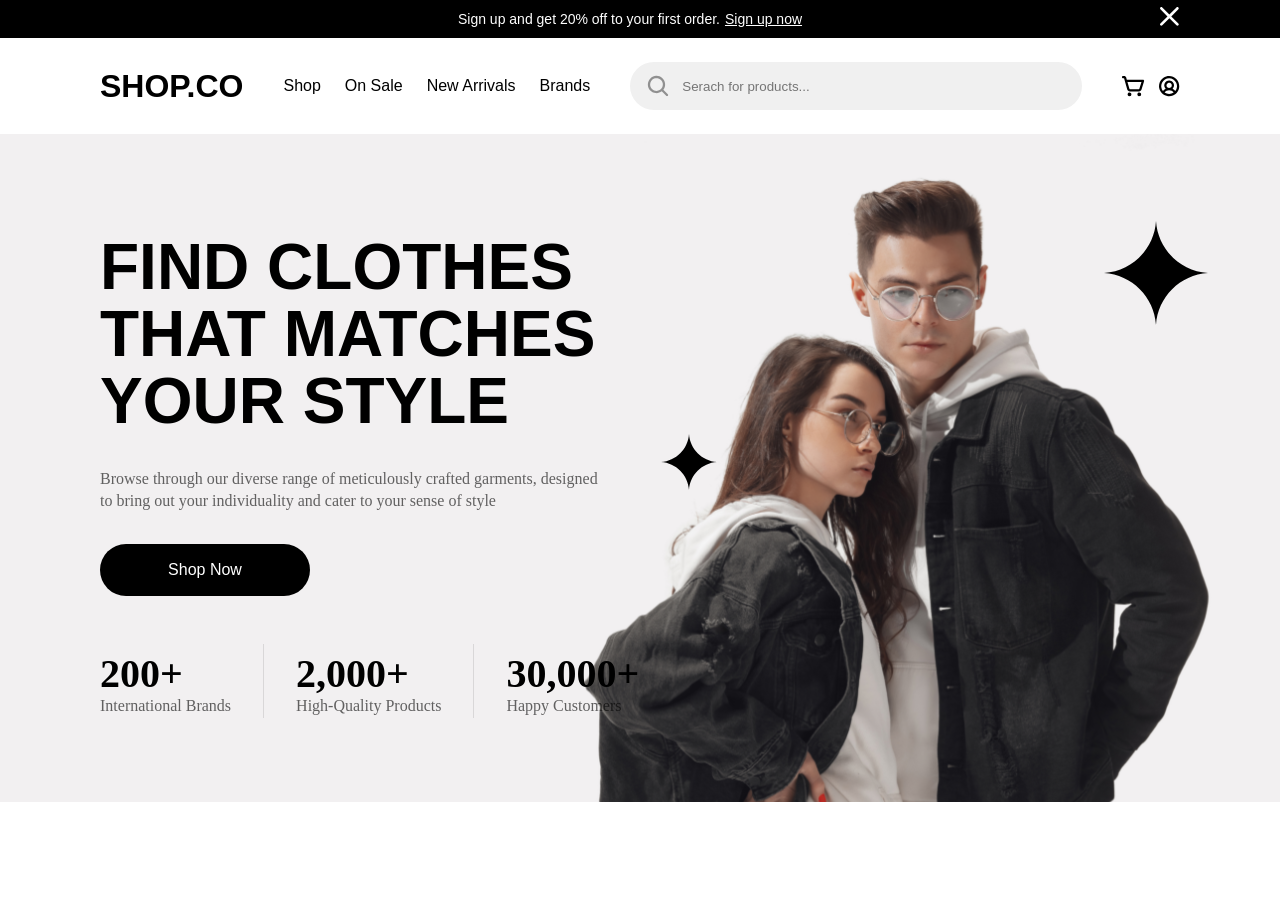
<file: Home.html>
<!DOCTYPE html>
<html lang="en">

<head>
    <meta charset="UTF-8">
    <meta name="viewport" content="width=device-width, initial-scale=1.0">
    <title>ShopCo</title>

    <!-- Fonts -->
    <link href="https://fonts.cdnfonts.com/css/satoshi" rel="stylesheet">

    <link href="https://db.onlinewebfonts.com/c/f1fcc5aed1e20fc0cdb9f8a7573625bd?family=Integral+CF+Regular"
        rel="stylesheet">

    <!-- CSS -->
    <link rel="stylesheet" href="style.css">
</head>

<body>

    <!-- Offerbar -->
    <section class="offer-bar">
        <div class="offer-space"></div>

        <div class="offer-text satoshi">
            <p>
                Sign up and get 20% off to your first order.
            </p>
            <a href="#">
                Sign up now
            </a>
        </div>

        <div class="offer-close">
            <img src="Icons/cross.svg" alt="">
        </div>
    </section>

    <!-- Navbar -->
    <nav class="nav-bar">

        <div>
            <img src="Icons/menu.svg" alt="">
        </div>

        <div class="integral-cf">
            <p>
                SHOP.CO
            </p>
        </div>

        <div class="satoshi">
            <ul>
                <li>Shop</li>
                <li>On Sale</li>
                <li>New Arrivals</li>
                <li>Brands</li>
            </ul>
        </div>

        <div class="search-bar">
            <form action="">
                <img src="Icons/serach.svg" alt="">
                <input type="text" placeholder="Serach for products...">
            </form>
        </div>

        <div>
            <img src="Icons/cart.svg" alt="">
            <img src="Icons/profile.svg" alt="">
        </div>
    </nav>

    <!-- Banner -->
    <section class="banner">

        <div>

            <div class="banner-text">
                <h1 class="integral-cf">FIND CLOTHES <br>
                    THAT MATCHES <br>
                    YOUR STYLE
                </h1>
                <p>
                    Browse through our diverse range of meticulously crafted garments, designed <br>
                    to bring out your
                    individuality and cater to your sense of style
                </p>
                <button>
                    Shop Now
                </button>
            </div>

            <div class="banner-counter">
                <ul>
                    <li>
                        <h1>200+</h1>
                        <p>International Brands</p>
                    </li>
                    <li>
                        <img src="Icons/line.svg" alt="">
                    </li>
                    <li>
                        <h1>2,000+</h1>
                        <p>High-Quality Products</p>
                    </li>
                    <li>
                        <img src="Icons/line.svg" alt="">
                    </li>
                    <li>
                        <h1>30,000+</h1>
                        <p>Happy Customers</p>
                    </li>
                </ul>
            </div>

        </div>
        <div class="stars">
            <div>
                <img class="starOne" src="Icons/star-sm.svg" alt="">
            </div>
            <div>
                <img class="starTwo" src="Icons/star-lg.svg" alt="">
            </div>
        </div>
    </section>


</body>

</html>
</file>
<file: style.css>
/* Reset */
* {
    margin: 0;
    padding: 0;
    box-sizing: border-box;
}






/* Fonts */
.satoshi {
    font-family: 'Satoshi', sans-serif;
}

.integral-cf {
    font-family: "Integral CF Regular", sans-serif;
}









/* Home page------------------------------------------------------------------------------ */

/* Offer bar */
.offer-bar {
    height: 38px;
    padding-inline: 100px;
    display: flex;
    align-items: center;
    justify-content: space-between;
    background-color: black;
    color: white;
    white-space: nowrap;
}

.offer-space {
    display: block;
}

.offer-text {
    display: flex;
    align-items: center;
    gap: 5px;
    margin-top: 9px;
    margin-bottom: 10px;
    font-size: 14px;
    font-weight: 400;
}

.offer-text p {
    margin: 0;
    color: white;
    font-size: 14px;
}

.offer-text a {
    color: white;
    font-size: 14px;
    text-decoration: underline;
}

.offer-close img {
    height: 20px;
    width: 20px;
}











/* Navbar */
.nav-bar {
    background-color: white;
    display: flex;
    padding-inline: 100px;
    padding-block: 24px;
    align-items: center;
    gap: 40px;
    position: sticky;
    top: 0;
    z-index: 1000;
}

.nav-bar div:nth-of-type(1) {
    display: none;
}

.nav-bar div:nth-of-type(2) p {
    font-weight: 700;
    font-size: 32px;
    color: black;
}

.search-bar {
    width: 100%;
    background: #F0F0F0;
    border-radius: 67px;
}

.search-bar form {
    display: flex;
    flex-wrap: nowrap;
}

.search-bar img {
    padding: 12px;
    padding-left: 16px;
}

.search-bar input {
    border: none;
    outline: none;
    background-color: transparent;
    width: 100%;
}

.nav-bar ul {
    list-style: none;
    display: inline-flex;
    text-wrap: nowrap;
    gap: 24px;
    align-items: center;
}

.nav-bar ul li {
    display: inline-flex;
    align-items: center;
    gap: 4px;
    cursor: pointer;
}

.nav-bar div:nth-of-type(5) {
    display: flex;
    gap: 14px;
    align-items: center;
}

.nav-bar div:nth-of-type(5) a {
    display: flex;
    align-items: center;
}

.search-mobile {
    display: none;
}













/* Banner */
.banner {
    display: flex;
    position: relative;
    background-color: #F2F0F1;
    background-image: url(Icons/banner.svg);
    background-size: cover;
    background-position: right top;
    background-repeat: no-repeat;
    padding-inline: 100px;
    overflow: hidden;
}

.banner-text h1 {
    font-size: 64px;
    font-weight: 700;
    margin-top: 100px;
    line-height: 1.05;
}

.banner-text p {
    margin-top: 32px;
    font-size: 16px;
    font-weight: 400;
    line-height: 22px;
    color: #00000099;
    max-width: 545px;
}

.banner button {
    width: 210px;
    height: 52px;
    border-radius: 62px;
    background-color: black;
    color: white;
    border: none;
    margin-top: 32px;
    margin-bottom: 48px;
    cursor: pointer;
    font-size: 16px;
}

.banner-counter ul {
    display: flex;
    align-items: center;
    list-style: none;
    gap: 32px;
    margin-bottom: 80px;
}

.banner-counter li h1 {
    font-size: 40px;
    font-weight: 700;
}

.banner-counter li p {
    font-size: 16px;
    color: #00000099;
}

.stars img {
    position: absolute;
}

.starTwo {
    right: 5.6%;
    top: 13%;
}

.starOne {
    right: 44%;
    top: 45%;
}





/* Ribon */
.ribon {
    display: flex;
    align-items: center;
    background-color: black;
    min-height: 122px;
    justify-content: space-around;
    padding-inline: 100px;
    flex-wrap: wrap;
    gap: 20px;
    margin-top: -1px;
    position: relative;
    z-index: 1;
}





/* New Arrivals & Top Selling */
.new-arrivals,
.top-selling {
    display: flex;
    flex-direction: column;
    align-items: center;
    padding-inline: 100px;
    font-family: 'Satoshi', sans-serif;
}

.new-arrivals {
    padding-bottom: 0;
}

.new-arrivals h2,
.top-selling h2 {
    font-size: 48px;
    font-weight: 700;
    padding-top: 64px;
    padding-bottom: 55px;
    text-align: center;
}

.product-grid {
    display: grid;
    grid-template-columns: repeat(4, 1fr);
    gap: 20px;
    width: 100%;
}

.product-image {
    width: 100%;
    aspect-ratio: 295 / 298;
    overflow: hidden;
    border-radius: 20px;
    background-color: #F0EEED;
}

.product-image a {
    display: block;
    width: 100%;
    height: 100%;
    overflow: hidden;
    border-radius: 20px;
}

.product-image img {
    width: 100%;
    height: 100%;
    aspect-ratio: 295 / 298;
    object-fit: cover;
    display: block;
    border-radius: 20px;
    transition: transform 0.4s ease;
}

.product-new:hover .product-image img,
.product-card:hover .product-image img,
.product-image:hover img,
.product-image a:hover img {
    transform: scale(1.08);
}

.product-name {
    font-size: 16px;
    font-weight: 700;
    margin-top: 10px;
    text-align: left;
}

.product-rating {
    display: flex;
    align-items: center;
    gap: 8px;
    margin: 6px 0;
}

.product-rating img {
    height: 18px;
}

.product-rating small {
    font-size: 12px;
    color: black;
}

.product-rating span {
    color: #00000066;
}

.product-price {
    display: flex;
    align-items: center;
    gap: 8px;
    font-size: 20px;
    font-weight: 700;
}

.product-price del {
    color: #00000066;
}

.discount {
    font-size: 12px;
    font-weight: 500;
    color: #FF3333 !important;
    background: #FF33331A !important;
    padding: 3px 8px;
    border-radius: 62px;
    display: inline-block;
}

.new-arrivals>div,
.top-selling>div {
    width: 100%;
    text-align: center;
}

.view-all-btn {
    display: inline-block;
    width: 218px;
    padding: 14px 0;
    border: 1px solid #0000001A;
    border-radius: 62px;
    color: black;
    text-decoration: none;
    font-size: 16px;
    font-weight: 500;
    margin: 36px 0 64px;
}

.section-divider {
    width: 100%;
    border: none;
    border-top: 1px solid #0000001A;
    margin: 0;
}



/* Browse by Dress Style */
.dress-style {
    padding-inline: 100px;
    margin-bottom: 80px;

}

.dress-style-box {
    background-color: #F0F0F0;
    border-radius: 40px;
    padding: 70px 64px;
}

.dress-style-box h2 {
    font-size: 48px;
    font-weight: 700;
    text-align: center;
    margin-bottom: 64px;
}

.style-row {
    display: flex;
    gap: 20px;
    margin-bottom: 20px;
}

.style-row:last-child {
    margin-bottom: 0;
}

.dress-style-btn {
    text-align: center;
    margin-top: 48px;
    margin-bottom: 16px;
}

.explore-btn {
    display: inline-block;
    background: black;
    color: white;
    text-decoration: none;
    border-radius: 62px;
    padding: 16px 54px;
    font-size: 16px;
    font-weight: 500;
}

.style-card {
    height: 289px;
    background-color: white;
    border-radius: 20px;
    position: relative;
    overflow: hidden;
    cursor: pointer;
}

.style-casual {
    flex: 4;
}

.style-formal {
    flex: 6;
}

.style-party {
    flex: 6;
}

.style-gym {
    flex: 4;
}

.style-card h3 {
    position: absolute;
    top: 25px;
    left: 36px;
    font-size: 36px;
    font-weight: 700;
    color: black;
    z-index: 2;
    margin: 0;
}

.style-card img {
    width: 100%;
    height: 100%;
    object-fit: cover;
    object-position: right top;
    display: block;
}



/* Happy Customers */
.happy-customers {
    padding-inline: 100px;
    margin-bottom: 80px;
   
}

.customers-header {
    display: flex;
    justify-content: space-between;
    align-items: flex-end;
    margin-bottom: 40px;
}

.customers-header h2 {
    font-size: 48px;
    font-weight: 700;
    margin: 0;
}

.customers-arrows {
    display: flex;
    gap: 16px;
    align-items: center;
}

.arrow-btn {
    background: none;
    border: none;
    cursor: pointer;
    padding: 0;
    display: flex;
    align-items: center;
    justify-content: center;
}

.arrow-btn img {
    width: 24px;
    height: 24px;
}

.customers-grid {
    display: grid;
    grid-template-columns: repeat(3, 1fr);
    gap: 20px;
}

.customers-grid .review-card {
    border: 1px solid #0000001A;
    border-radius: 20px;
    padding: 28px;
}

.review-stars {
    margin-bottom: 12px;
}

.review-stars img {
    height: 22px;
    width: auto;
}



/* Footer */
.footer {
    background-color: #F0F0F0;
    padding-inline: 100px;
    padding-bottom: 80px;
    margin-top: 140px;
    font-family: 'Satoshi', sans-serif;
}

.newsletter {
    background-color: black;
    border-radius: 20px;
    padding: 36px 64px;
    display: flex;
    justify-content: space-between;
    align-items: center;
    gap: 40px;
    transform: translateY(-50%);
    margin-bottom: -50px;
}

.newsletter h2 {
    color: white;
    font-size: 40px;
    line-height: 45px;
    max-width: 550px;
}

.newsletter form {
    display: flex;
    flex-direction: column;
    gap: 14px;
    width: 350px;
}

.newsletter form div {
    display: flex;
    align-items: center;
    background-color: white;
    border-radius: 62px;
    padding: 12px 16px;
    gap: 12px;
}

.newsletter input {
    border: none;
    outline: none;
    width: 100%;
    font-size: 16px;
}

.newsletter button {
    background-color: white;
    color: black;
    border: none;
    border-radius: 62px;
    padding: 12px;
    font-size: 16px;
    font-weight: 500;
    cursor: pointer;
}


/* Footer Main */
.footer-main {
    display: flex;
    justify-content: space-between;
    gap: 40px;
    padding-top: 20px;
    margin-bottom: 50px;
}

.footer-brand {
    max-width: 250px;
}

.footer-brand h2 {
    font-size: 32px;
    margin-bottom: 25px;
}

.footer-brand p {
    color: #00000099;
    font-size: 14px;
    line-height: 22px;
    margin-bottom: 35px;
}

.footer-links {
    display: flex;
    justify-content: space-between;
    flex: 1;
    max-width: 800px;
}

.footer-links h4 {
    font-size: 16px;
    font-weight: 500;
    letter-spacing: 3px;
    margin-bottom: 26px;
}

.footer-links ul {
    list-style: none;
    display: flex;
    flex-direction: column;
    gap: 16px;
}

.footer-links a {
    color: #00000099;
    text-decoration: none;
    font-size: 16px;
}

.footer hr {
    border: none;
    border-top: 1px solid #0000001A;
    margin-bottom: 25px;
}

.footer-bottom {
    display: flex;
    justify-content: space-between;
    align-items: center;
}

.footer-bottom p {
    color: #00000099;
    font-size: 14px;
}



/* Product Details page----------------------------------------------------------------- */
.detail-view {
    padding-inline: 100px;
    font-family: 'Satoshi', sans-serif;
}

.detail-view .breadcrumb {
    padding-top: 24px;
    padding-bottom: 36px;
    margin: 0;
}

.detail-view span:last-child {
    color: black;
}

/* Product Detail Main Block */
.product-detail {
    display: grid;
    grid-template-columns: 1fr 1fr;
    gap: 40px;
    margin-bottom: 60px;
}

.product-gallery {
    display: flex;
    gap: 14px;
    height: 530px;
}

.gallery-thumbs {
    display: flex;
    flex-direction: column;
    gap: 14px;
    width: 152px;
}

.gallery-thumbs img {
    width: 100%;
    height: 167px;
    object-fit: cover;
    background: #F0EEED;
    border-radius: 20px;
    cursor: pointer;
}

.gallery-thumbs img.active {
    border: 1px solid black;
}

.gallery-main {
    flex: 1;
    background: #F0EEED;
    border-radius: 20px;
    overflow: hidden;
}

.gallery-main img {
    width: 100%;
    height: 100%;
    object-fit: cover;
    display: block;
}

/* Product Info */
.product-info h1 {
    font-size: 40px;
    font-weight: 700;
    line-height: 1.1;
    margin-bottom: 14px;
}

.product-info .product-rating {
    display: flex;
    align-items: center;
    gap: 8px;
    margin-bottom: 14px;
    font-size: 16px;
}

.product-info .product-price {
    display: flex;
    align-items: center;
    gap: 12px;
    font-size: 32px;
    font-weight: 700;
    margin-bottom: 14px;
}

.product-info .price-current {
    color: black;
}

.product-info .product-price del {
    color: #0000004D;
}

.product-info .product-price .discount-badge,
.product-price .discount-badge,
.discount-badge {
    font-size: 14px;
    font-weight: 500;
    color: #FF3333 !important;
    background: #FF33331A !important;
    background-color: #FF33331A !important;
    padding: 4px 12px;
    border-radius: 62px;
    display: inline-block;
    line-height: normal;
}

.product-desc {
    color: #00000099;
    font-size: 16px;
    line-height: 22px;
    margin-bottom: 16px;
}

.product-info hr {
    border: none;
    border-top: 1px solid #0000001A;
    margin: 20px 0;
}

.product-colors p,
.product-sizes p {
    color: #00000099;
    font-size: 16px;
    margin-bottom: 14px;
}

.color-list {
    display: flex;
    gap: 16px;
}

.color-btn {
    width: 37px;
    height: 37px;
    border-radius: 50%;
    border: none;
    cursor: pointer;
    display: flex;
    align-items: center;
    justify-content: center;
}

.color-olive {
    background-color: #4F4631;
}

.color-green {
    background-color: #314F4A;
}

.color-blue {
    background-color: #31344F;
}

.color-btn img {
    width: 16px;
    height: 16px;
}

.size-list {
    display: flex;
    gap: 12px;
    flex-wrap: wrap;
}

.size-btn {
    padding: 12px 24px;
    background: #F0F0F0;
    border-radius: 62px;
    border: none;
    font-size: 16px;
    color: #00000099;
    cursor: pointer;
}

.size-btn.active {
    background: black;
    color: white;
}

.product-actions {
    display: flex;
    gap: 20px;
    align-items: center;
}

.product-actions .quantity-selector {
    background: #F0F0F0;
    border-radius: 62px;
    display: flex;
    align-items: center;
    justify-content: space-between;
    padding: 14px 20px;
    width: 170px;
}

.product-actions .quantity-selector button {
    background: none;
    border: none;
    font-size: 20px;
    font-weight: 700;
    cursor: pointer;
}

.product-actions .quantity-selector span {
    font-size: 16px;
    font-weight: 500;
}

.add-to-cart-btn {
    flex: 1;
    background: black;
    color: white;
    border: none;
    border-radius: 62px;
    padding: 16px;
    font-size: 16px;
    font-weight: 500;
    cursor: pointer;
    text-align: center;
    text-decoration: none;
    display: inline-flex;
    justify-content: center;
    align-items: center;
}

/* Detail Tabs */
.detail-tabs {
    display: flex;
    border-bottom: 1px solid #0000001A;
    margin-bottom: 32px;
}

.tab-item {
    flex: 1;
    background: none;
    border: none;
    border-bottom: 2px solid transparent;
    padding: 18px 0;
    font-size: 20px;
    color: #00000099;
    cursor: pointer;
    text-align: center;
}

.tab-item.active {
    color: black;
    font-weight: 500;
    border-bottom-color: black;
}

/* Reviews Section */
.reviews-section {
    margin-bottom: 60px;
}

.reviews-header {
    display: flex;
    justify-content: space-between;
    align-items: center;
    margin-bottom: 24px;
}

.reviews-header h3 {
    font-size: 24px;
    font-weight: 700;
    margin: 0;
}

.reviews-header h3 span {
    font-size: 16px;
    font-weight: 400;
    color: #00000099;
}

.reviews-controls {
    display: flex;
    align-items: center;
    gap: 10px;
}


.filter-btn {
    width: 48px;
    height: 48px;
    background: #F0F0F0;
    border-radius: 50%;
    border: none;
    cursor: pointer;
    display: flex;
    align-items: center;
    justify-content: center;
}


.sort-dropdown {
    display: flex;
    align-items: center;
    gap: 8px;
    background: #F0F0F0;
    border-radius: 62px;
    padding: 12px 18px;
    font-size: 16px;
    font-weight: 500;
    cursor: pointer;
}

.write-review-btn {
    background: black;
    color: white;
    border: none;
    border-radius: 62px;
    padding: 14px 20px;
    font-size: 16px;
    font-weight: 500;
    cursor: pointer;
    white-space: nowrap;
}

.reviews-grid {
    display: grid;
    grid-template-columns: repeat(2, 1fr);
    gap: 20px;
    margin-bottom: 36px;
}

.review-card {
    border: 1px solid #0000001A;
    border-radius: 20px;
    padding: 28px;
}

.review-card-top {
    display: flex;
    justify-content: space-between;
    align-items: center;
    margin-bottom: 12px;
}

.dots-btn {
    background: none;
    border: none;
    cursor: pointer;
    padding: 0;
}

.reviewer-name {
    display: flex;
    align-items: center;
    gap: 6px;
    margin-bottom: 8px;
}

.reviewer-name h4 {
    font-size: 20px;
    font-weight: 700;
    margin: 0;
}

.review-text {
    color: #00000099;
    font-size: 16px;
    line-height: 22px;
    margin-bottom: 20px;
}

.review-date {
    color: #00000099;
    font-size: 14px;
    font-weight: 500;
    margin: 0;
}

.load-more-reviews {
    text-align: center;
    margin-top: 36px;
}

.load-more-reviews button {
    background: none;
    border: 1px solid #0000001A;
    border-radius: 62px;
    padding: 14px 40px;
    font-size: 16px;
    font-weight: 500;
    cursor: pointer;
}

.related-products {
    padding-inline: 100px;
    margin-bottom: 80px;

}

.section-title {
    text-align: center;
    font-size: 48px;
    font-weight: 700;
    margin: 64px 0 55px;
}

.product-grid {
    display: grid;
    grid-template-columns: repeat(4, 1fr);
    gap: 20px;
    width: 100%;
}

.product-card {
    display: flex;
    flex-direction: column;
}

.product-thumb {
    width: 100%;
    height: 100%;
    aspect-ratio: 295 / 298;
    object-fit: cover;
    display: block;
    border-radius: 20px;
    transition: transform 0.4s ease;
}

.product-card:hover .product-image img,
.product-card:hover .product-thumb {
    transform: scale(1.08);
}

.product-title {
    font-size: 16px;
    font-weight: 700;
    margin: 12px 0 6px;
}

.product-rating {
    display: flex;
    align-items: center;
    gap: 8px;
    margin-bottom: 8px;
}

.product-rating img {
    height: 18px;
    width: auto;
}

.product-rating span {
    color: #00000066;
    font-size: 13px;
}

.product-price {
    font-size: 20px;
    font-weight: 700;
    display: flex;
    align-items: center;
    gap: 8px;
}

.product-price del {
    color: #00000066;
}

.discount-badge {
    background-color: #FF33331A !important;
    background: #FF33331A !important;
    color: #FF3333 !important;
    font-size: 12px;
    font-weight: 500;
    padding: 3px 14px;
    border-radius: 62px;
    display: inline-block;
    line-height: normal;
}






/* Cart page---------------------------------------------------------------------------------------------- */
.breadcrumb {
    display: flex;
    align-items: center;
    gap: 10px;
    border-top: 1px solid #0000001A;
    padding-top: 15px;
    margin-bottom: 25px;
    font-size: 14px;
    color: #00000099;
}

.breadcrumb a {
    color: #00000099;
    text-decoration: none;
}

.breadcrumb img {
    width: 16px;
}

.cart h1 {
    font-size: 38px;
    margin-bottom: 20px;
}


/* Cart Layout */
.cart {
    padding-inline: 100px;
}

.cart-content {
    display: grid;
    grid-template-columns: 1.3fr 0.9fr;
    gap: 20px;
}

.cart-items,
.order-summary {
    border: 1px solid #0000001A;
    border-radius: 20px;
    padding: 20px 24px 33px;
}

.order-summary {
    align-self: start;
}

/* Products */

.cart-item {
    display: flex;
    align-items: center;
    gap: 15px;
    padding-bottom: 15px;
    margin-bottom: 15px;
    border-bottom: 1px solid #eee;
}

.cart-item:last-child {
    border: none;
    padding-bottom: 0;
    margin-bottom: 0;
}

.product-img {
    width: 100px;
    height: 100px;
    object-fit: contain;
    background: #f0f0f0;
    border-radius: 8px;
}

.item-info {
    flex: 1;
}

.item-info h4 {
    font-size: 16px;
    margin-bottom: 5px;
}

.item-info p {
    font-size: 12px;
    color: #777;
    margin-bottom: 3px;
}

.item-info h3 {
    font-size: 18px;
    margin-top: 8px;
}

.item-action {
    height: 100px;
    display: flex;
    flex-direction: column;
    justify-content: space-between;
    align-items: flex-end;
}

.delete {
    width: 16px;
    cursor: pointer;
}

.quantity {
    display: flex;
    align-items: center;
    gap: 12px;
    background: #f0f0f0;
    padding: 7px 12px;
    border-radius: 30px;
}

.quantity button {
    border: none;
    background: none;
    cursor: pointer;
    font-size: 16px;
}


/* Order Summary */

.order-summary h3 {
    font-size: 22px;
    margin-bottom: 20px;
}

.summary-row {
    display: flex;
    justify-content: space-between;
    margin-bottom: 15px;
}


.summary-row strong {
    font-size: 15px;
}

.summary-row .discount {
    color: #FF3333;
    background: none;
    padding: 0;
    border-radius: 0;
    font-size: 15px;
    font-weight: 700;
}

.order-summary hr {
    border: none;
    border-top: 1px solid #eee;
    margin: 20px 0;
}

.total p,
.total strong {
    color: black;
    font-size: 18px;
}


/* Promo Code */

.promo {
    display: flex;
    gap: 10px;
    margin-top: 20px;
}

.promo div {
    display: flex;
    align-items: center;
    gap: 8px;
    width: 100%;
    background: #f0f0f0;
    padding: 0 12px;
    border-radius: 30px;
}

.promo img {
    width: 18px;
}

.promo input {
    width: 100%;
    min-width: 0;
    border: none;
    outline: none;
    background: transparent;
    padding: 12px 0;
}

.promo button {
    background: black;
    color: white;
    border: none;
    border-radius: 30px;
    padding: 0 25px;
    cursor: pointer;
}


/* Checkout */

.checkout {
    width: 100%;
    background: black;
    color: white;
    border: none;
    border-radius: 62px;
    padding: 16px;
    margin-top: 20px;
    cursor: pointer;
    display: flex;
    align-items: center;
    justify-content: center;
    gap: 12px;
    font-size: 16px;
    font-weight: 500;
}

.checkout span {
    display: flex;
    align-items: center;
}

.checkout img {
    filter: brightness(0) invert(1);
    width: 20px;
    height: 20px;
    display: block;
}














































/* Category page------------------------------------------------------------------------------------------ */
.category-page {
    padding-inline: 100px;
    font-family: 'Satoshi', sans-serif;
    margin-bottom: 80px;
}

.category-page .breadcrumb {
    padding-top: 24px;
    padding-bottom: 24px;
    margin: 0;
}

.category-page .breadcrumb span:last-child {
    color: black;
}

.category-layout {
    display: flex;
    gap: 20px;
    align-items: flex-start;
}

/* Sidebar Filters */
.filter-backdrop {
    display: none;
    position: fixed;
    top: 0;
    left: 0;
    width: 100%;
    height: 100%;
    background: #00000066;
    z-index: 999;
}

.close-filter-btn {
    display: none;
}

.filters-sidebar {
    width: 295px;
    flex-shrink: 0;
    border: 1px solid #0000001A;
    border-radius: 20px;
    padding: 20px 24px;
}

.filters-header {
    display: flex;
    justify-content: space-between;
    align-items: center;
}

.filters-header h3 {
    font-size: 20px;
    font-weight: 700;
    margin: 0;
}

.filters-sidebar hr {
    border: none;
    border-top: 1px solid #0000001A;
    margin: 20px 0;
}

.filter-list {
    list-style: none;
    padding: 0;
    margin: 0;
}

.filter-list li {
    display: flex;
    justify-content: space-between;
    align-items: center;
    padding: 8px 0;
    color: #00000099;
    font-size: 16px;
    cursor: pointer;
}

.filter-box .filter-head {
    display: flex;
    justify-content: space-between;
    align-items: center;
    cursor: pointer;
    margin-bottom: 16px;
}

.filter-box .filter-head h4 {
    font-size: 20px;
    font-weight: 700;
    margin: 0;
}

.filter-head .arrow-up {
    transform: rotate(180deg);
}









/* Price Slider -------problem not fixed*/
.price-slider {
    padding: 6px 0;
}

.range-slider {
    position: relative;
    width: 100%;
    height: 6px;
    background: #F0F0F0;
    border-radius: 4px;
    margin: 15px 0 12px;
}

.range-slider .slider-track {
    position: absolute;
    height: 100%;
    left: 20%;
    right: 20%;
    background: black;
    border-radius: 4px;
}

.range-slider input[type="range"] {
    position: absolute;
    top: -7px;
    left: 0;
    width: 100%;
    height: 20px;
    background: none;
    pointer-events: none;
    -webkit-appearance: none;
    appearance: none;
    margin: 0;
}

.range-slider input[type="range"]::-webkit-slider-thumb {
    height: 20px;
    width: 20px;
    border-radius: 50%;
    background: black;
    pointer-events: auto;
    -webkit-appearance: none;
    cursor: pointer;
}

.range-slider input[type="range"]::-moz-range-thumb {
    height: 20px;
    width: 20px;
    border-radius: 50%;
    background: black;
    pointer-events: auto;
    border: none;
    cursor: pointer;
}

.price-range {
    display: flex;
    justify-content: space-between;
    font-size: 14px;
    font-weight: 500;
    color: black;
}

















/* Colors Palette */
.color-palette {
    display: grid;
    grid-template-columns: repeat(5, 1fr);
    gap: 14px;
}

.color-option {
    width: 37px;
    height: 37px;
    border-radius: 50%;
    border: none;
    cursor: pointer;
    display: flex;
    align-items: center;
    justify-content: center;
}

.color-option.color-green {
    background-color: #00C12B;
}

.color-option.color-red {
    background-color: #F50606;
}

.color-option.color-yellow {
    background-color: #F5DD06;
}

.color-option.color-orange {
    background-color: #F57906;
}

.color-option.color-cyan {
    background-color: #06CAF5;
}

.color-option.color-blue {
    background-color: #063AF5;
}

.color-option.color-purple {
    background-color: #7D06F5;
}

.color-option.color-pink {
    background-color: #F506A4;
}

.color-option.color-white {
    background-color: #FFFFFF;
    border: 1px solid #0000001A;
}

.color-option.color-black {
    background-color: #000000;
}

.color-option img {
    width: 16px;
    height: 16px;
}

/* Size Pills */
.size-group {
    display: flex;
    flex-wrap: wrap;
    gap: 8px;
}

.size-pill {
    background: #F0F0F0;
    border-radius: 62px;
    padding: 10px 20px;
    font-size: 14px;
    color: #00000099;
    border: none;
    cursor: pointer;
}

.size-pill.active {
    background: black;
    color: white;
}

.apply-filter-btn {
    width: 100%;
    background: black;
    color: white;
    border: none;
    border-radius: 62px;
    padding: 16px;
    font-size: 14px;
    font-weight: 500;
    cursor: pointer;
    margin-top: 20px;
}

/* Category Content Area */
.category-content {
    flex: 1;
}

.category-top {
    display: flex;
    justify-content: space-between;
    align-items: center;
    margin-bottom: 24px;
}

.category-title-wrap {
    display: flex;
    align-items: baseline;
    gap: 12px;
}

.category-title-wrap h2 {
    font-size: 32px;
    font-weight: 700;
    margin: 0;
}

.showing-count {
    font-size: 16px;
    color: #00000099;
}

.category-sort {
    display: flex;
    align-items: center;
    gap: 6px;
    font-size: 16px;
    color: #00000099;
    cursor: pointer;
}

.category-sort strong {
    color: black;
}

.mobile-filter-btn {
    display: none;
}

/* Category Grid */
.category-grid {
    display: grid;
    grid-template-columns: repeat(3, 1fr);
    gap: 20px;
}

.category-divider {
    border: none;
    border-top: 1px solid #0000001A;
    margin: 36px 0 24px;
}

/* Pagination */
.pagination {
    display: flex;
    justify-content: space-between;
    align-items: center;
}

.pagination-btn {
    display: flex;
    align-items: center;
    gap: 8px;
    border: 1px solid #0000001A;
    border-radius: 8px;
    background: white;
    padding: 8px 14px;
    font-size: 14px;
    font-weight: 500;
    cursor: pointer;
}

.arrow-prev {
    transform: rotate(180deg);
}

.pagination-pages {
    display: flex;
    align-items: center;
    gap: 2px;
}

.page-num {
    width: 36px;
    height: 36px;
    border-radius: 8px;
    border: none;
    background: transparent;
    font-size: 14px;
    font-weight: 500;
    color: #00000099;
    cursor: pointer;
    display: flex;
    align-items: center;
    justify-content: center;
}

.page-num.active {
    background: #0000000F;
    color: black;
}

.page-dots {
    padding: 0 4px;
    color: #00000099;
}


/* Extra Extra Large Screens (≥1400px) */
@media (min-width: 1400px) {
    .banner-text h1 {
        font-size: 78px;
        line-height: 1.05;
        margin-top: 120px;
    }

    .banner-text p {
        font-size: 18px;
        line-height: 26px;
        max-width: 620px;
        margin-top: 36px;
    }

    .banner button {
        width: 240px;
        height: 58px;
        font-size: 18px;
        margin-top: 36px;
        margin-bottom: 56px;
    }

    .banner-counter ul {
        gap: 40px;
        margin-bottom: 90px;
    }

    .banner-counter li h1 {
        font-size: 48px;
    }

    .banner-counter li p {
        font-size: 18px;
    }
}



/* Tablet & Medium Screens (≥768px to <1200px) */

@media (min-width: 768px) and (max-width: 1199px) {

    .nav-bar,
    .banner,
    .ribon,
    .new-arrivals,
    .top-selling,
    .dress-style,
    .happy-customers,
    .footer,
    .detail-view,
    .related-products,
    .cart,
    .category-page {
        padding-inline: 32px;
    }

    /*Navbar*/
    .nav-bar {
        padding-block: 18px;
        gap: 20px;
    }

    .nav-bar div:nth-of-type(2) p {
        font-size: 26px;
    }

    .nav-bar ul {
        gap: 16px;
        font-size: 14px;
    }

    .search-bar {
        max-width: 280px;
    }

    .search-bar img {
        padding: 10px 12px;
    }

    .search-bar input {
        font-size: 14px;
    }

    /*Banner*/
    .banner {
        display: flex;
        position: relative;
        background-color: #F2F0F1;
        background-image: url(Icons/banner-mobile.svg);
        background-size: auto 100%;
        background-position: right bottom;
        background-repeat: no-repeat;
        min-height: 500px;
        overflow: hidden;
        align-items: center;
        padding-left: 36px;
        padding-right: 0;
    }

    .banner > div:first-child {
        width: 48%;
        max-width: 360px;
        z-index: 2;
        position: relative;
    }

    .banner-text h1 {
        font-size: 32px;
        line-height: 35px;
        margin-top: 28px;
    }

    .banner-text p {
        font-size: 12px;
        line-height: 17px;
        max-width: 320px;
        margin-top: 12px;
        color: #00000099;
    }

    .banner button {
        width: 155px;
        height: 44px;
        font-size: 13px;
        margin-top: 18px;
        margin-bottom: 24px;
    }

    .banner-counter ul {
        display: flex;
        align-items: center;
        gap: 12px;
        margin-bottom: 28px;
        list-style: none;
        padding: 0;
    }

    .banner-counter li h1 {
        font-size: 22px;
        line-height: 1.1;
    }

    .banner-counter li p {
        font-size: 11px;
        line-height: 14px;
        color: #00000099;
        margin: 0;
    }

    .banner-counter li:nth-child(2) img,
    .banner-counter li:nth-child(4) img {
        height: 32px;
    }

    .starOne {
        left: auto;
        right: 47%;
        top: 44%;
        width: 32px;
        height: 32px;
    }

    .starTwo {
        left: auto;
        right: 20px;
        top: 10%;
        width: 56px;
        height: 56px;
    }

    /*Brands Ribbon*/
    .ribon {
        padding-block: 28px;
        min-height: 80px;
        gap: 24px 44px;
        flex-wrap: wrap;
        justify-content: center;
    }

    .ribon img {
        height: 24px;
        width: auto;
    }

    /* New Arrivals & Top Selling*/
    .new-arrivals h2,
    .top-selling h2 {
        font-size: 38px;
        padding-top: 48px;
        padding-bottom: 36px;
    }

    .product-grid {
        grid-template-columns: repeat(4, 1fr);
        gap: 16px;
    }

    .product-name {
        font-size: 14px;
    }

    .product-price {
        font-size: 18px;
    }

    .view-all-btn {
        padding: 14px 50px;
        font-size: 15px;
    }

    /*Browse by Dress Style*/
    .dress-style {
        margin-bottom: 60px;
    }

    .dress-style-box {
        padding: 48px 36px;
        border-radius: 28px;
    }

    .dress-style-box h2 {
        font-size: 38px;
        margin-bottom: 40px;
    }

    .style-row {
        gap: 16px;
        margin-bottom: 16px;
    }

    .style-card {
        height: 220px;
        border-radius: 18px;
    }

    .style-card h3 {
        font-size: 28px;
        top: 20px;
        left: 24px;
    }

    .dress-style-btn {
        margin-top: 32px;
    }

    .explore-btn {
        padding: 14px 44px;
        font-size: 15px;
    }

    /* Customer Testimonials  */
    .happy-customers {
        margin-bottom: 60px;
    }

    .customers-header h2 {
        font-size: 38px;
    }

    .customers-grid {
        grid-template-columns: repeat(3, 1fr);
        gap: 16px;
    }

    .customers-grid .review-card {
        padding: 20px;
    }

    .review-card p {
        font-size: 13px;
        line-height: 18px;
    }

    /* Footer & Newsletter */
    .footer {
        padding-bottom: 40px;
        margin-top: 180px;
    }

    .newsletter {
        padding: 30px 36px;
        gap: 24px;
        transform: translateY(-45%);
    }

    .newsletter h2 {
        font-size: 30px;
        line-height: 36px;
        max-width: 360px;
    }

    .newsletter form {
        width: 310px;
    }

    .footer-main {
        gap: 36px;
    }

    .footer-brand {
        max-width: 220px;
    }

    .footer-links {
        gap: 32px;
        justify-content: space-between;
        width: 100%;
    }

    .footer-column h4 {
        font-size: 14px;
        margin-bottom: 16px;
    }

    .footer-column ul {
        gap: 12px;
    }

    .footer-column ul li a {
        font-size: 13px;
    }

    /*Category Page*/
    .category-page {
        padding-inline: 24px;
        margin-bottom: 70px;
    }

    .category-layout {
        display: flex;
        gap: 18px;
        align-items: flex-start;
    }

    .category-content {
        flex: 1;
        min-width: 0;
    }

    .filters-sidebar {
        width: 240px;
        flex-shrink: 0;
        padding: 18px 14px;
        box-sizing: border-box;
    }

    .filters-header h3 {
        font-size: 18px;
    }

    .filter-box .filter-head h4 {
        font-size: 17px;
    }

    .filter-list li {
        font-size: 14px;
        padding: 6px 0;
    }

    .color-palette {
        display: grid;
        grid-template-columns: repeat(5, 1fr);
        gap: 8px;
        justify-items: center;
    }

    .color-option {
        width: 30px;
        height: 30px;
    }

    .color-option img {
        width: 14px;
        height: 14px;
    }

    .size-group {
        display: flex;
        flex-wrap: wrap;
        gap: 6px;
    }

    .size-pill {
        padding: 7px 12px;
        font-size: 12px;
    }

    .apply-filter-btn {
        padding: 13px;
        font-size: 13px;
        margin-top: 16px;
    }

    .category-title-wrap {
        gap: 8px;
    }

    .category-title-wrap h2 {
        font-size: 24px;
    }

    .showing-count {
        font-size: 13px;
    }

    .category-sort {
        font-size: 13px;
        gap: 4px;
    }

    .category-grid {
        display: grid;
        grid-template-columns: repeat(2, 1fr);
        gap: 16px;
    }

    .category-grid .product-title {
        font-size: 15px;
    }

    .category-grid .product-price {
        font-size: 18px;
    }

    .pagination {
        margin-top: 24px;
        margin-bottom: 30px;
    }

    .pagination-btn {
        padding: 6px 12px;
        font-size: 12px;
    }

    .page-num {
        width: 32px;
        height: 32px;
        font-size: 12px;
    }

    /* Detail Page */
    .detail-view {
        margin-bottom: 50px;
    }

    .product-detail {
        gap: 24px;
        margin-bottom: 50px;
    }

    .product-gallery {
        height: 430px;
        gap: 12px;
    }

    .gallery-thumbs {
        width: 115px;
        gap: 12px;
    }

    .gallery-thumbs img {
        height: 135px;
        border-radius: 16px;
    }

    .gallery-main {
        border-radius: 16px;
    }

    .product-info h1 {
        font-size: 30px;
        line-height: 1.15;
    }

    .product-info .product-price {
        font-size: 26px;
    }

    .product-desc {
        font-size: 14px;
        line-height: 20px;
    }

    .product-actions .quantity-selector {
        width: 130px;
        padding: 12px 16px;
    }

    .add-to-cart-btn {
        padding: 14px 20px;
        font-size: 15px;
    }

    .tab-item {
        font-size: 16px;
        padding: 16px 0;
    }

    .reviews-grid {
        grid-template-columns: repeat(2, 1fr);
        gap: 16px;
    }

    .related-products {
        margin-bottom: 60px;
    }

    .section-title {
        font-size: 38px;
        margin: 48px 0 36px;
    }

    .related-products .product-grid {
        grid-template-columns: repeat(4, 1fr);
        gap: 16px;
    }

    /* Cart Page */
    .cart {
        padding-top: 20px;
        padding-bottom: 60px;
    }

    .cart h1 {
        font-size: 32px;
        margin-bottom: 18px;
    }

    .cart-content {
        grid-template-columns: 1.25fr 0.85fr;
        gap: 16px;
    }

    .cart-items,
    .order-summary {
        padding: 18px;
    }

    .product-img {
        width: 90px;
        height: 90px;
    }

    .item-info h4 {
        font-size: 15px;
    }
}


/* Medium Screens / Portrait Tablet (≥ 768px to <992px) */

@media (min-width: 768px) and (max-width: 991px) {
    .customers-grid {
        grid-template-columns: repeat(2, 1fr);
    }

    .customers-grid .review-card:nth-child(3) {
        display: none;
    }

    .cart-content {
        grid-template-columns: 1fr;
    }

    .footer {
        margin-top: 220px;
    }

    .newsletter {
        flex-direction: column;
        align-items: flex-start;
        gap: 20px;
        padding: 30px 28px;
        transform: translateY(-40%);
    }

    .newsletter h2 {
        font-size: 28px;
        line-height: 32px;
        max-width: 100%;
    }

    .newsletter form {
        width: 100%;
    }

    .footer-main {
        flex-direction: column;
    }

    .footer-brand {
        max-width: 100%;
    }
}

/* Large Screens / Landscape Tablet & Small Desktop (≥ 992px to <1200px) */
@media (min-width: 992px) and (max-width: 1199px) {
    .banner {
        padding-left: 48px;
        background-image: url(Icons/banner-mobile.svg);
        background-size: auto 100%;
        background-position: right bottom;
        min-height: 540px;
    }

    .banner > div:first-child {
        width: 50%;
        max-width: 420px;
    }

    .banner-text h1 {
        font-size: 38px;
        line-height: 40px;
    }

    .banner-text p {
        font-size: 13px;
        line-height: 18px;
        max-width: 350px;
    }

    .banner-counter li h1 {
        font-size: 26px;
    }

    .starOne {
        right: 46%;
    }
}



/* Mobile Screens (<768px) */
@media (max-width: 767px) {

    /* Offerbar*/
    .offer-bar {
        justify-content: center;
        gap: 10px;
        padding-inline: 16px;
    }

    .offer-space,
    .offer-close { 
        display: none;
    }

    .offer-text p,
    .offer-text a {
        font-size: 12px;
    }



    /* Navbar */
    .nav-bar {
        padding-inline: 16px;
        padding-block: 16px;
        gap: 14px;
        align-items: center;
    }

    .nav-bar img {
        display: block;
    }

    .nav-bar div:nth-of-type(1) {
        display: flex;
        align-items: center;
    }

    .nav-bar div:nth-of-type(2) {
        display: flex;
        align-items: center;
        margin-right: auto;
    }

    .nav-bar div:nth-of-type(2) p {
        font-weight: 700;
        font-size: 25.2px;
        color: black;
        line-height: 1;
        transform: translateY(-2px);
    }

    .nav-bar div:nth-of-type(3) {
        display: none;
    }

    .search-bar {
        display: none;
    }

    .search-mobile {
        display: block;
    }

    .nav-bar div:nth-of-type(5) {
        display: flex;
        gap: 14px;
        align-items: center;
    }




    /* Banner */
    .banner {
        flex-direction: column;
        padding-inline: 16px;
        background-color: #F2F0F1;
        background-image: url(Icons/banner-mobile.svg);
        background-position: bottom center;
        background-repeat: no-repeat;
        background-size: contain;
        min-height: auto;
        padding-bottom: min(448px, 115vw);
        position: relative;
    }

    .banner>div:first-child {
        width: 100%;
    }

    .banner-text h1 {
        font-size: 36px;
        line-height: 34px;
        margin-top: 40px;
    }

    .banner-text p {
        font-size: 14px;
        line-height: 20px;
        margin-top: 20px;
        color: #00000099;
    }

    .banner-text p br {
        display: none;
    }

    .banner button {
        width: 100%;
        margin-top: 24px;
        margin-bottom: 24px;
    }

    .banner-counter ul {
        display: grid;
        grid-template-columns: 1fr auto 1fr;
        align-items: center;
        row-gap: 16px;
        list-style: none;
        padding: 0;
        margin-bottom: 0;
    }

    .banner-counter li:nth-child(1) {
        grid-column: 1;
        justify-self: end;
        padding-right: 24px;
        text-align: left;
    }

    .banner-counter li:nth-child(2) {
        grid-column: 2;
    }

    .banner-counter li:nth-child(2) img {
        height: 52px;
    }

    .banner-counter li:nth-child(3) {
        grid-column: 3;
        justify-self: start;
        padding-left: 24px;
        text-align: left;
    }

    .banner-counter li:nth-child(4) {
        display: none;
    }

    .banner-counter li:nth-child(5) {
        grid-column: 1 / -1;
        justify-self: center;
        text-align: center;
    }

    .banner-counter li h1 {
        font-size: 24px;
        font-weight: 700;
        line-height: 1.2;
    }

    .banner-counter li p {
        font-size: 12px;
        color: #00000099;
        margin: 0;
    }

    .stars img {
        position: absolute;
    }

    .starOne {
        left: 8%;
        bottom: 240px;
        right: auto;
        top: auto;
        width: 44px;
        height: 44px;
    }

    .starTwo {
        right: 7%;
        bottom: 320px;
        left: auto;
        top: auto;
        width: 76px;
        height: 76px;
    }










    /* Ribon */
    .ribon {
        display: grid;
        grid-template-columns: repeat(6, 1fr);
        justify-items: center;
        align-items: center;
        row-gap: 24px;
        padding: 40px 16px;
        min-height: auto;
    }

    .ribon img:nth-child(1) {
        grid-column: 1 / span 2;
    }

    .ribon img:nth-child(2) {
        grid-column: 3 / span 2;
    }

    .ribon img:nth-child(3) {
        grid-column: 5 / span 2;
    }

    .ribon img:nth-child(4) {
        grid-column: 1 / span 3;
    }

    .ribon img:nth-child(5) {
        grid-column: 4 / span 3;
    }

    .ribon img {
        height: 20px;
        width: auto;
    }











    /* New Arrivals & Top Selling */
    .new-arrivals,
    .top-selling {
        padding-inline: 16px;
    }

    .new-arrivals h2,
    .top-selling h2 {
        font-size: 32px;
        padding-top: 40px;
        padding-bottom: 32px;
    }

    .product-grid {
        grid-template-columns: repeat(2, 1fr);
        gap: 16px;
    }

    .product-new:nth-child(n+3) {
        display: none;
    }

    .product-name {
        font-size: 14px;
    }

    .product-rating img {
        height: 15px;
    }

    .product-price {
        font-size: 18px;
    }

    .product-price del {
        font-size: 18px;
    }

    .view-all-btn {
        display: block;
        width: 100%;
        margin: 24px 0 30px;
    }

    /* Browse by Dress Style mobile */
    .dress-style {
        padding-inline: 16px;
        margin-bottom: 50px;
    }

    .dress-style-box {
        border-radius: 20px;
        padding: 40px 24px 28px;
    }

    .dress-style-box h2 {
        font-size: 32px;
        line-height: 36px;
        margin-bottom: 28px;
    }

    .style-row {
        flex-direction: column;
        gap: 16px;
        margin-bottom: 16px;
    }

    .style-casual,
    .style-formal,
    .style-party,
    .style-gym {
        flex: none;
        width: 100%;
    }

    .style-card {
        height: 190px;
    }

    .style-card h3 {
        font-size: 24px;
        top: 16px;
        left: 24px;
    }

    .dress-style-btn {
        margin-top: 24px;
    }

    .explore-btn {
        padding: 14px 40px;
        font-size: 14px;
    }

    /* Happy Customers Mobile */
    .happy-customers {
        padding-inline: 16px;
        margin-bottom: 50px;
    }

    .customers-header {
        align-items: flex-end;
        margin-bottom: 24px;
    }

    .customers-header h2 {
        font-size: 32px;
        line-height: 36px;
    }

    .customers-grid {
        grid-template-columns: 1fr;
    }

    .customer-card-desktop {
        display: none;
    }

    .customers-grid .review-card {
        padding: 24px;
    }

    /* Footer */
    .footer {
        padding-inline: 16px;
        padding-bottom: 40px;
        margin-top: 160px;
    }

    .newsletter {
        padding: 32px 24px;
        flex-direction: column;
        align-items: flex-start;
        gap: 24px;
        transform: translateY(-40%);
        margin-bottom: -40px;
    }

    .newsletter h2 {
        font-size: 32px;
        line-height: 35px;
    }

    .newsletter form {
        width: 100%;
    }

    .footer-main {
        flex-direction: column;
        gap: 24px;
    }

    .footer-brand {
        max-width: 100%;
    }

    .footer-links {
        display: grid;
        grid-template-columns: repeat(2, 1fr);
        gap: 24px;
    }

    .footer-bottom {
        flex-direction: column;
        gap: 16px;
        text-align: center;
    }


    /*Details page mobile------------------------------------------------------------------------------------------------  */

    .related-products {
        padding-inline: 16px;
        margin-bottom: 40px;
    }

    .section-title {
        font-size: 32px;
        margin: 40px 0 32px;
    }

    .product-grid {
        grid-template-columns: 1fr 1fr;
        gap: 15px;
    }

    .product-card:nth-child(3),
    .product-card:nth-child(4) {
        display: none;
    }

    .product-thumb {
        height: auto;
    }

    .product-title {
        font-size: 14px;
    }

    .product-price {
        font-size: 16px;
        gap: 5px;
    }



    /* Cart page mobile---------------------------------------------------------------------------------------- */
    .cart {
        padding: 20px 16px 50px;
    }

    .cart h1 {
        font-size: 28px;
    }

    .cart-content {
        grid-template-columns: 1fr;
    }

    .cart-items,
    .order-summary {
        padding: 15px;
    }

    .cart-item {
        gap: 10px;
    }

    .product-img {
        width: 85px;
        height: 85px;
    }

    .item-info h4 {
        font-size: 13px;
    }

    .item-action {
        height: 85px;
    }

    .quantity {
        gap: 8px;
        padding: 6px 9px;
    }

    .order-summary h3 {
        font-size: 20px;
    }

    /* Detail View Mobile Responsive */
    .detail-view {
        padding-inline: 16px;
    }

    .detail-view .breadcrumb {
        padding-top: 16px;
        padding-bottom: 20px;
    }

    .product-detail {
        grid-template-columns: 1fr;
        gap: 20px;
        margin-bottom: 40px;
    }

    .product-gallery {
        flex-direction: column-reverse;
        height: auto;
        gap: 12px;
    }

    .gallery-main {
        width: 100%;
        height: 290px;
    }

    .gallery-thumbs {
        flex-direction: row;
        width: 100%;
        gap: 12px;
    }

    .gallery-thumbs img {
        flex: 1;
        height: 106px;
    }

    .product-info h1 {
        font-size: 24px;
        margin-bottom: 10px;
    }

    .product-info .product-price {
        font-size: 24px;
    }

    .product-desc {
        font-size: 14px;
    }

    .product-actions .quantity-selector {
        width: 110px;
        padding: 12px 16px;
    }

    .tab-item {
        font-size: 14px;
        padding: 14px 0;
    }

    .reviews-header h3 {
        font-size: 20px;
    }

    .sort-dropdown {
        display: none;
    }

    .reviews-grid {
        grid-template-columns: 1fr;
    }

    .review-card {
        padding: 20px;
    }

    /* Category page mobile----------------------------------------------------------------------------------- */
    .category-page {
        padding-inline: 16px;
        margin-bottom: 40px;
    }

    .category-page .breadcrumb {
        padding-top: 16px;
        padding-bottom: 16px;
    }

    .filters-sidebar {
        display: none;
    }

    .filters-sidebar.active {
        display: block;
        position: fixed;
        left: 0;
        bottom: 0;
        width: 100%;
        max-height: 85vh;
        background: white;
        z-index: 1000;
        overflow-y: auto;
        padding: 20px 20px 32px;
        box-sizing: border-box;
        border-radius: 20px 20px 0 0;
        border: 1px solid #0000001A;
        box-shadow: 0 -4px 30px #00000033;
    }

    .filter-backdrop.active {
        display: block;
    }

    .desktop-filter-icon {
        display: none;
    }

    .close-filter-btn {
        display: flex;
        align-items: center;
        justify-content: center;
        background: none;
        border: none;
        cursor: pointer;
        padding: 4px;
    }

    .close-filter-btn img {
        width: 24px;
        height: 24px;
        display: block;
    }

    .filters-sidebar.active .color-palette {
        display: flex;
        flex-wrap: wrap;
        gap: 12px;
    }

    .filters-sidebar.active .color-option {
        width: 37px;
        height: 37px;
    }

    .category-top {
        margin-bottom: 16px;
    }

    .category-title-wrap h2 {
        font-size: 24px;
    }

    .showing-count {
        font-size: 12px;
    }

    .category-sort {
        display: none;
    }

    .mobile-filter-btn {
        display: flex;
        align-items: center;
        justify-content: center;
        width: 32px;
        height: 32px;
        background: #F0F0F0;
        border-radius: 50%;
        border: none;
        cursor: pointer;
    }

    .mobile-filter-btn img {
        width: 16px;
        height: 16px;
    }

    .category-grid {
        grid-template-columns: repeat(2, 1fr);
        gap: 14px;
    }

    .page-desktop {
        display: none;
    }

    .pagination-btn {
        padding: 8px 10px;
        font-size: 12px;
    }

    .page-num {
        width: 32px;
        height: 32px;
        font-size: 12px;
    }
}

/* Extra Small Screens (<576px) */
@media (max-width: 575px) {
    .banner-text h1 {
        font-size: 32px;
        line-height: 32px;
    }

    .product-info h1 {
        font-size: 22px;
        line-height: 1.15;
    }

    .product-actions {
        flex-direction: column;
    }

    .product-actions .quantity-selector {
        width: 100%;
    }

    .add-to-cart-btn {
        width: 100%;
    }

    .order-summary {
        padding: 16px;
    }
}
</file>
